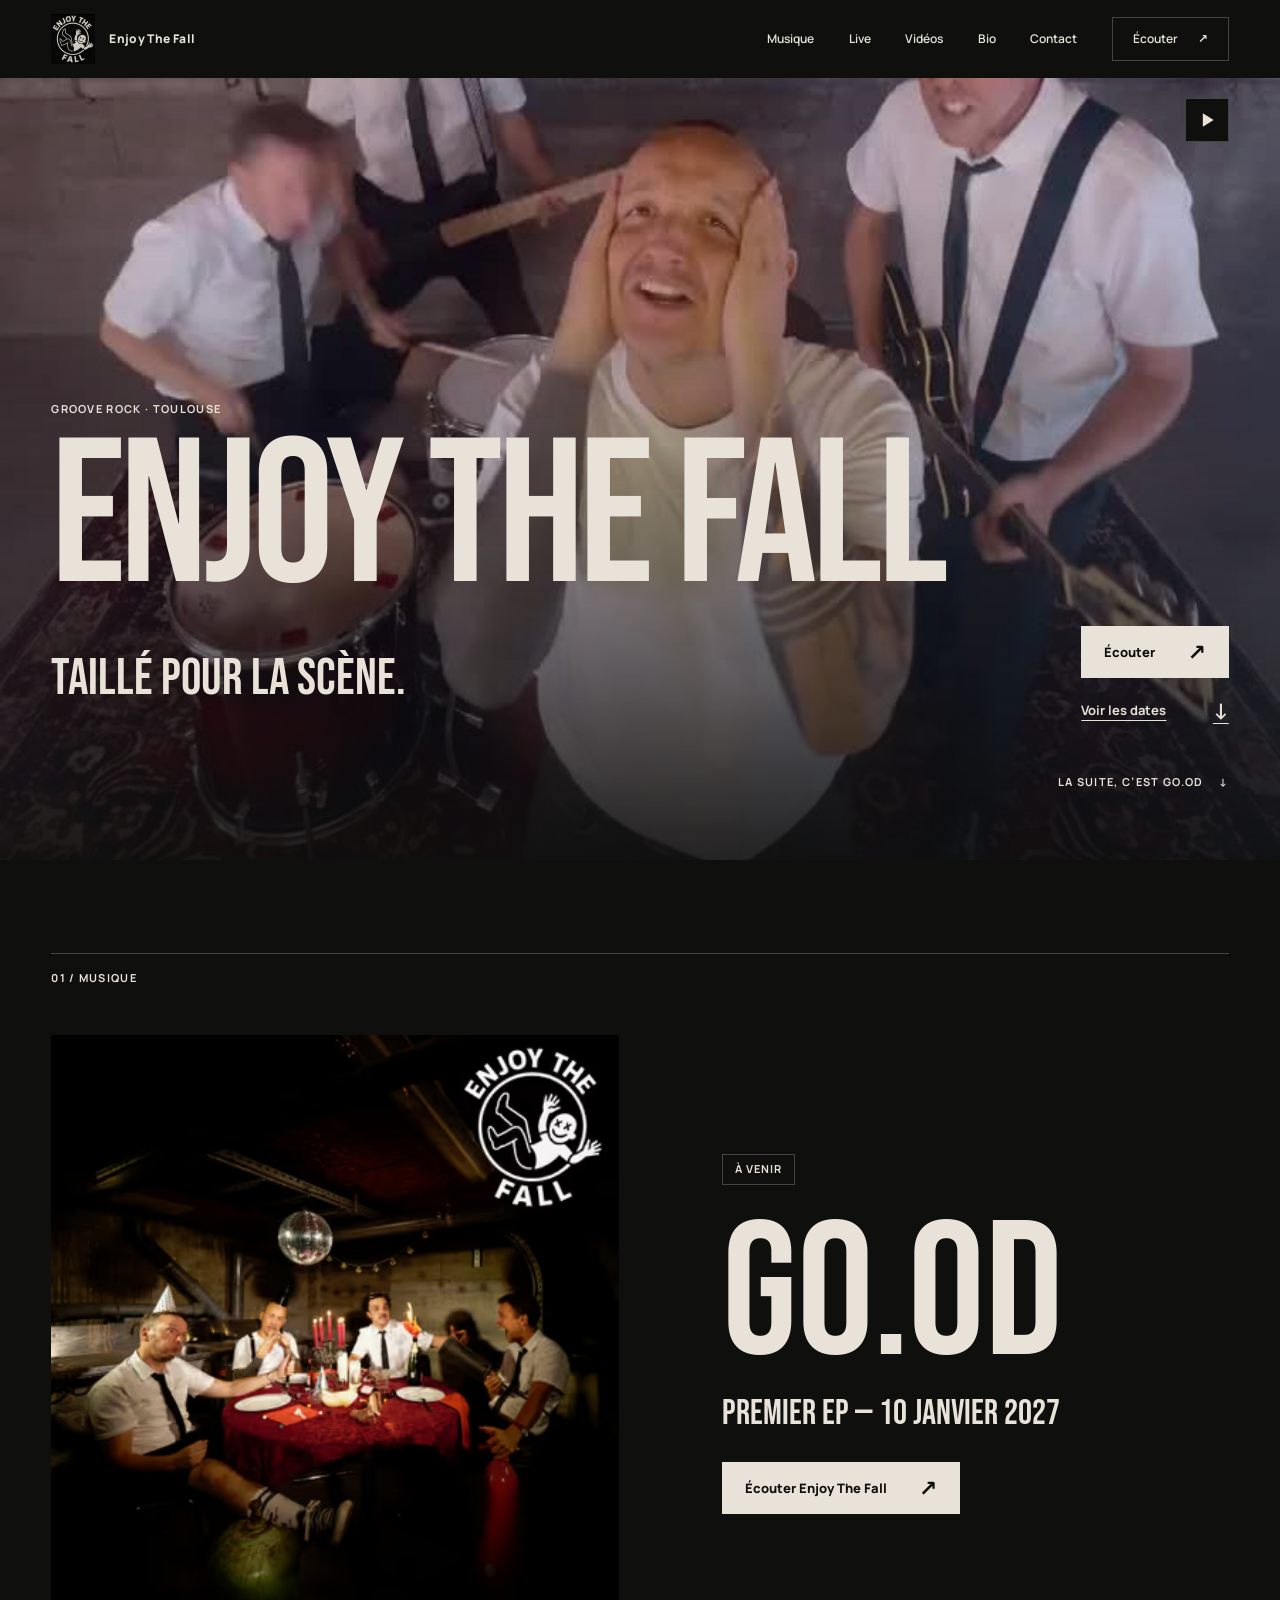
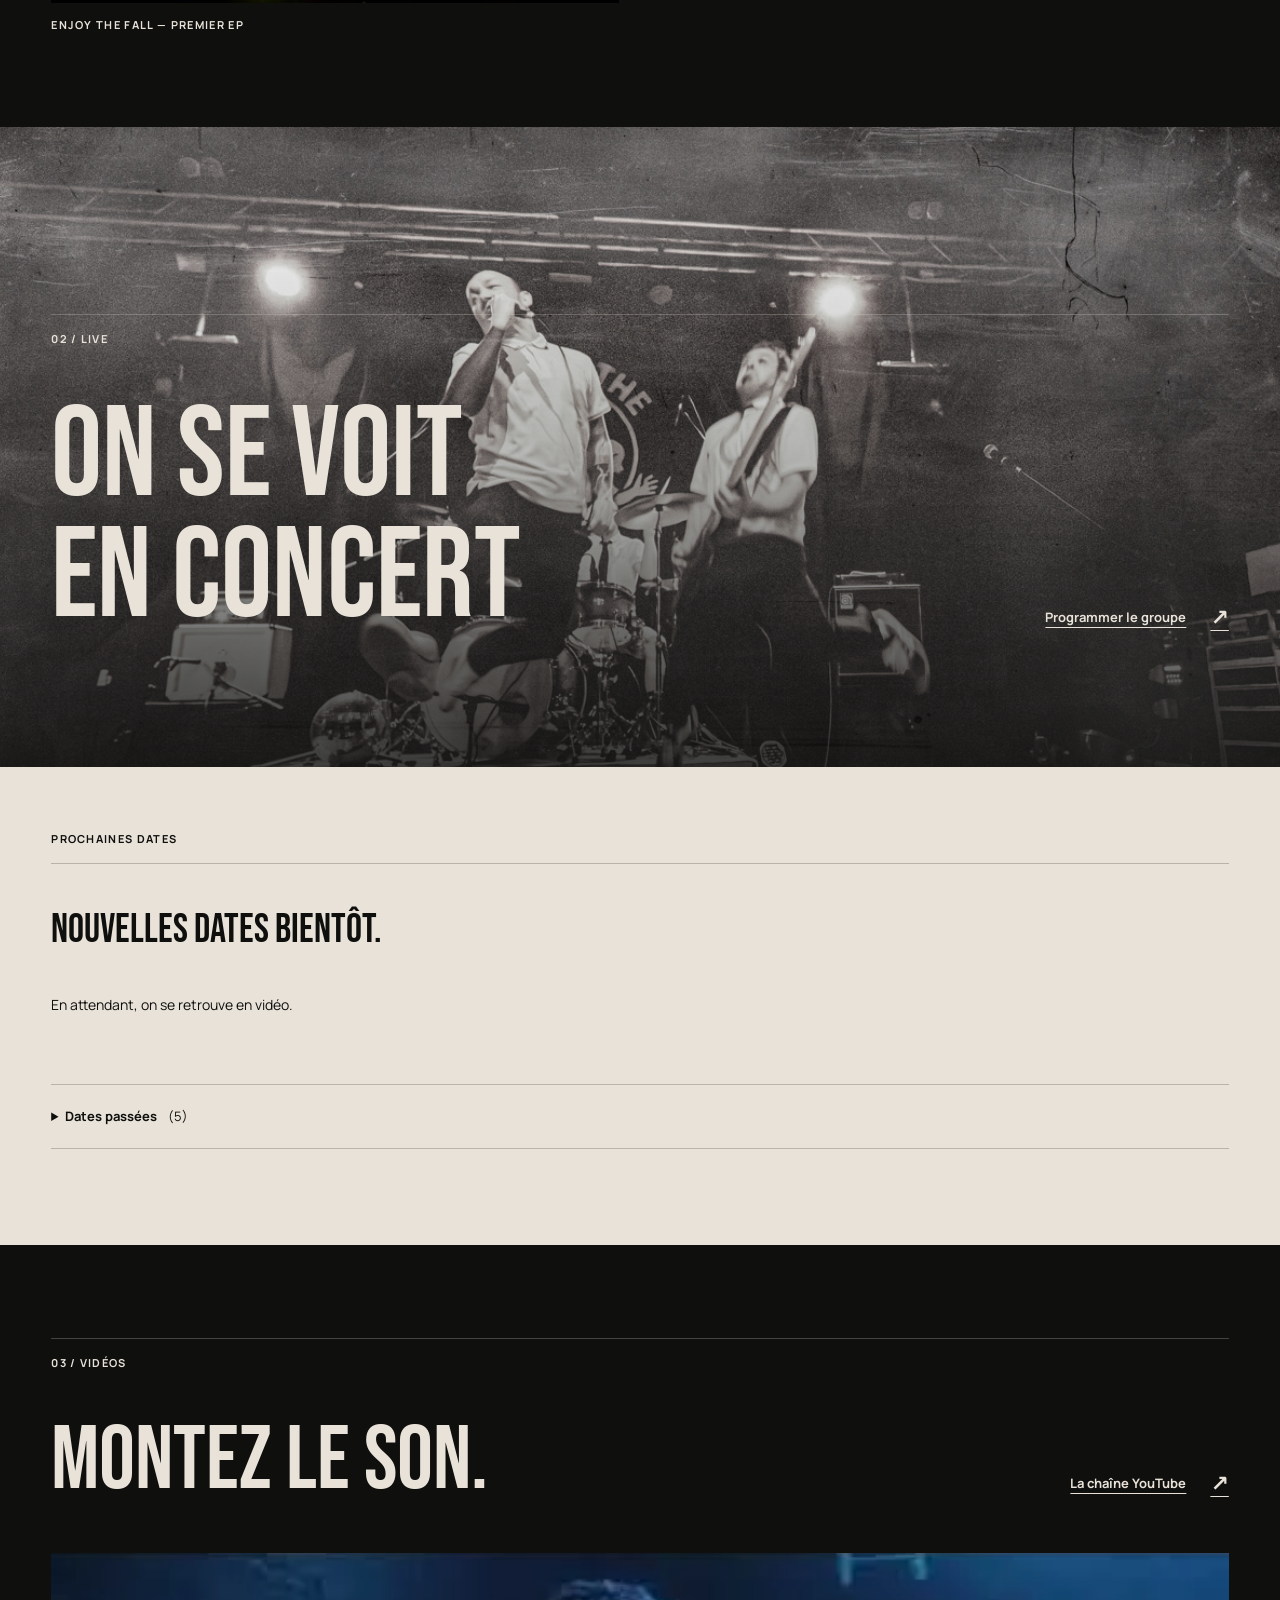
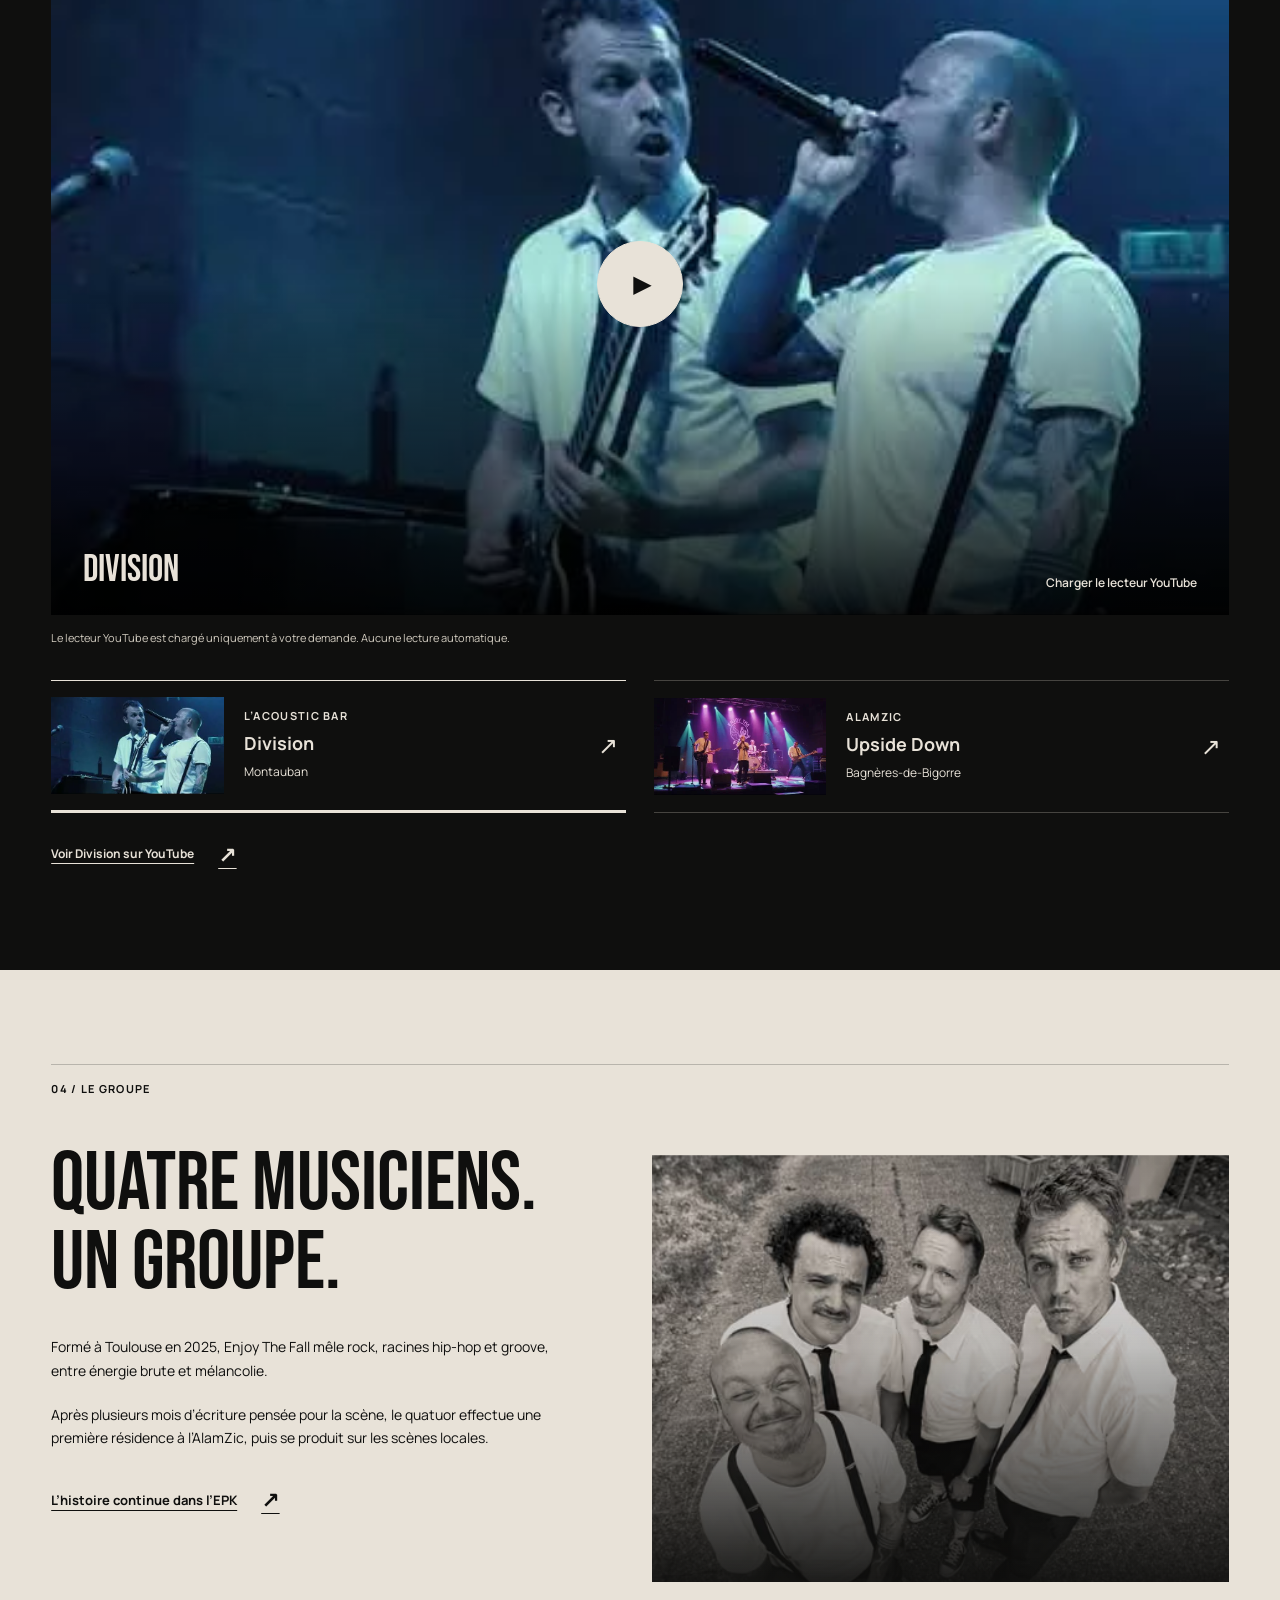
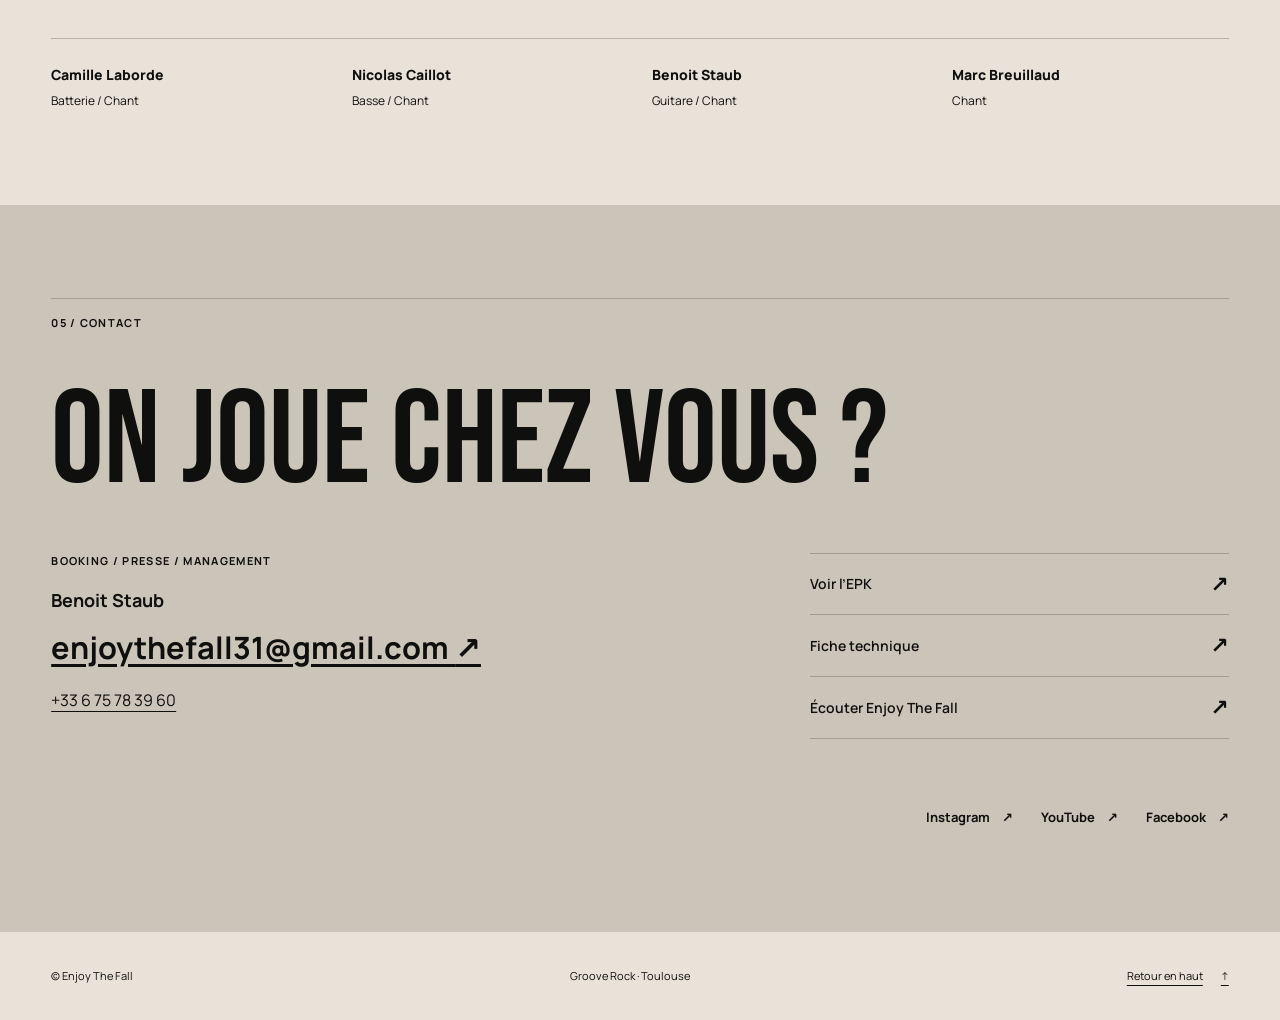
<file: index.html>
<!DOCTYPE html>
<html lang="fr">
<head>
  <meta charset="utf-8">
  <meta name="viewport" content="width=device-width, initial-scale=1">
  <title>Enjoy The Fall — Groupe groove rock à Toulouse | Site officiel</title>
  <meta name="description" content="Site officiel d’Enjoy The Fall, groupe de groove rock à Toulouse. Concerts, vidéos live et GO.OD, premier EP prévu le 10 janvier 2027.">
  <meta name="robots" content="index, follow, max-image-preview:large">
  <!-- URL de publication configurable avec tools/configure-domain.mjs. -->
  <link rel="canonical" href="https://enjoythefall.fr/">
  <meta property="og:type" content="website">
  <meta property="og:locale" content="fr_FR">
  <meta property="og:site_name" content="Enjoy The Fall">
  <meta property="og:title" content="Enjoy The Fall — Groupe groove rock à Toulouse | Site officiel">
  <meta property="og:description" content="Site officiel d’Enjoy The Fall, groupe de groove rock à Toulouse. Concerts, vidéos live et GO.OD, premier EP prévu le 10 janvier 2027.">
  <meta property="og:url" content="https://enjoythefall.fr/">
  <meta property="og:image" content="https://enjoythefall.fr/assets/images/social.jpg">
  <meta property="og:image:width" content="1200">
  <meta property="og:image:height" content="630">
  <meta property="og:image:alt" content="Les quatre membres d’Enjoy The Fall, photographiés en plongée.">
  <meta name="twitter:card" content="summary_large_image">
  <meta name="twitter:title" content="Enjoy The Fall — Groupe groove rock à Toulouse | Site officiel">
  <meta name="twitter:description" content="Site officiel d’Enjoy The Fall, groupe de groove rock à Toulouse. Concerts, vidéos live et GO.OD, premier EP prévu le 10 janvier 2027.">
  <meta name="twitter:image" content="https://enjoythefall.fr/assets/images/social.jpg">
  <meta name="twitter:image:alt" content="Les quatre membres d’Enjoy The Fall, photographiés en plongée.">
  <meta name="theme-color" content="#0f0f0e">
  <link rel="icon" type="image/png" sizes="32x32" href="assets/icons/favicon-32.png">
  <link rel="icon" type="image/png" sizes="192x192" href="assets/icons/icon-192.png">
  <link rel="apple-touch-icon" href="assets/icons/apple-touch-icon.png">
  <link rel="manifest" href="site.webmanifest">
  <link rel="preload" href="assets/fonts/bebas-neue-latin.woff2" as="font" type="font/woff2" crossorigin>
  <script>document.documentElement.classList.add("js");</script>
  <link rel="stylesheet" href="styles.css">
  <script src="script.js" defer></script>
  <script type="application/ld+json">
  {
    "@context": "https://schema.org",
    "@graph": [
      {
        "@type": "WebSite",
        "@id": "https://enjoythefall.fr/#website",
        "url": "https://enjoythefall.fr/",
        "name": "Enjoy The Fall",
        "inLanguage": "fr-FR",
        "publisher": {
          "@id": "https://enjoythefall.fr/#groupe"
        }
      },
      {
        "@type": "WebPage",
        "@id": "https://enjoythefall.fr/#webpage",
        "url": "https://enjoythefall.fr/",
        "name": "Enjoy The Fall — Groupe groove rock à Toulouse | Site officiel",
        "description": "Site officiel d’Enjoy The Fall, groupe de groove rock à Toulouse. Concerts, vidéos live et GO.OD, premier EP prévu le 10 janvier 2027.",
        "inLanguage": "fr-FR",
        "isPartOf": {
          "@id": "https://enjoythefall.fr/#website"
        },
        "mainEntity": {
          "@id": "https://enjoythefall.fr/#groupe"
        },
        "primaryImageOfPage": {
          "@id": "https://enjoythefall.fr/#image"
        }
      },
      {
        "@type": "MusicGroup",
        "@id": "https://enjoythefall.fr/#groupe",
        "name": "Enjoy The Fall",
        "url": "https://enjoythefall.fr/",
        "description": "Quatuor toulousain formé en 2025, entre groove rock, racines hip-hop, énergie brute et mélancolie.",
        "foundingDate": "2025",
        "foundingLocation": {
          "@type": "Place",
          "name": "Toulouse, France"
        },
        "genre": [
          "Rock",
          "Groove Rock"
        ],
        "image": "https://enjoythefall.fr/assets/images/social.jpg",
        "logo": "https://enjoythefall.fr/assets/icons/icon-512.png",
        "member": [
          {
            "@type": "Person",
            "name": "Camille Laborde",
            "jobTitle": "Batterie / Chant"
          },
          {
            "@type": "Person",
            "name": "Nicolas Caillot",
            "jobTitle": "Basse / Chant"
          },
          {
            "@type": "Person",
            "name": "Benoit Staub",
            "jobTitle": "Guitare / Chant"
          },
          {
            "@type": "Person",
            "name": "Marc Breuillaud",
            "jobTitle": "Chant"
          }
        ],
        "sameAs": [
          "https://www.facebook.com/profile.php?id=61582403791190",
          "https://www.instagram.com/enjoy_the_fall_/",
          "https://www.youtube.com/@EnjoyTheFall.31"
        ],
        "contactPoint": {
          "@type": "ContactPoint",
          "contactType": "Booking / Presse / Management",
          "email": "enjoythefall31@gmail.com",
          "telephone": "+33675783960"
        },
        "mainEntityOfPage": {
          "@id": "https://enjoythefall.fr/#webpage"
        }
      },
      {
        "@type": "ImageObject",
        "@id": "https://enjoythefall.fr/#image",
        "url": "https://enjoythefall.fr/assets/images/social.jpg",
        "contentUrl": "https://enjoythefall.fr/assets/images/social.jpg",
        "width": 1200,
        "height": 630,
        "caption": "Les quatre membres d’Enjoy The Fall, photographiés en plongée."
      }
    ]
  }
  </script>
</head>
<body>
  <a class="skip-link" href="#contenu">Aller au contenu</a>
  <header class="site-header">
    <a class="brand" href="#accueil" aria-label="Enjoy The Fall — accueil">
      <img src="assets/images/logo.webp" alt="" width="44" height="50">
      <span>Enjoy The Fall</span>
    </a>
    <button class="menu-toggle" type="button" aria-expanded="false" aria-controls="navigation" hidden>Menu <span aria-hidden="true">+</span></button>
    <nav id="navigation" aria-label="Navigation principale">
      <a href="#musique">Musique</a>
      <a href="#live">Live</a>
      <a href="#videos">Vidéos</a>
      <a href="#bio">Bio</a>
      <a href="#contact">Contact</a>
      <a class="nav-cta" href="https://push.fm/ps/good">Écouter <span aria-hidden="true">↗</span></a>
    </nav>
  </header>

  <main id="contenu" tabindex="-1">
    <section class="hero wrap photo-scene" data-parallax="0.5" id="accueil" aria-labelledby="hero-title">
      <div class="scene-image hero-media" aria-hidden="true">
        <picture class="hero-poster">
          <source media="(max-width: 599px)" srcset="assets/images/hero-video-mobile.jpg">
          <img src="assets/images/hero-video-desktop.jpg" width="1280" height="720" alt="" fetchpriority="high">
        </picture>
        <video id="hero-video" muted loop playsinline preload="none" disablepictureinpicture tabindex="-1"
          poster="assets/images/hero-video-desktop.jpg"
          data-desktop="assets/videos/hero-loop-desktop.mp4" data-mobile="assets/videos/hero-loop-mobile.mp4"></video>
      </div>
      <button class="hero-video-toggle" type="button" aria-controls="hero-video" aria-label="Mettre le fond vidéo en pause" title="Mettre le fond vidéo en pause" hidden>
        <svg class="video-icon-pause" viewBox="0 0 24 24" width="20" height="20" aria-hidden="true" focusable="false"><path d="M6 4h4v16H6zM14 4h4v16h-4z" fill="currentColor"/></svg>
        <svg class="video-icon-play" viewBox="0 0 24 24" width="20" height="20" aria-hidden="true" focusable="false"><path d="M7 4v16l13-8z" fill="currentColor"/></svg>
      </button>
      <div class="eyebrow hero-kicker"><span>Groove Rock · Toulouse</span><span aria-hidden="true"></span></div>
      <h1 id="hero-title">Enjoy The Fall</h1>
      <div class="hero-grid">

        <div class="hero-note">
          <p class="display hero-statement">Taillé pour la scène.</p>
          <div class="hero-actions">
            <a class="button button-light" href="https://push.fm/ps/good">Écouter <span aria-hidden="true">↗</span></a>
            <a class="text-link" href="#live">Voir les dates <span aria-hidden="true">↓</span></a>
          </div>
        </div>
      </div>
      <div class="hero-caption eyebrow"><a href="#musique">La suite, c’est GO.OD <span aria-hidden="true">↓</span></a></div>
    </section>

    <section class="release dark section" id="musique" aria-labelledby="release-title">
      <div class="wrap">
        <div class="section-top"><span class="eyebrow">01 / Musique</span><span class="eyebrow" aria-hidden="true"></span></div>
        <div class="release-grid">
          <figure class="release-art">
            <picture>
              <source type="image/avif" srcset="assets/images/good-400.avif 400w, assets/images/good-640.avif 640w, assets/images/good-960.avif 960w, assets/images/good-1280.avif 1280w" sizes="(min-width: 1600px) 710px, (min-width: 600px) 45vw, (min-width: 500px) 92vw, calc(100vw - 40px)">
              <img src="assets/images/good-1280.webp" srcset="assets/images/good-400.webp 400w, assets/images/good-640.webp 640w, assets/images/good-960.webp 960w, assets/images/good-1280.webp 1280w" sizes="(min-width: 1600px) 710px, (min-width: 600px) 45vw, (min-width: 500px) 92vw, calc(100vw - 40px)" width="2048" height="2048" alt="Visuel de GO.OD : Enjoy The Fall autour d’une table de fête, sous une boule à facettes." loading="lazy" decoding="async">
            </picture>
            <figcaption class="eyebrow">Enjoy The Fall — Premier EP</figcaption>
          </figure>
          <div class="release-copy">
            <span class="tag">À venir</span>
            <h2 id="release-title">GO.OD</h2>
            <p class="release-date display">Premier EP — <time datetime="2027-01-10">10 janvier 2027</time></p>
            <a class="button button-light" href="https://push.fm/ps/good">Écouter Enjoy The Fall <span aria-hidden="true">↗</span></a>
          </div>
        </div>
      </div>
    </section>

    <section class="live" id="live" aria-labelledby="live-title">
      <div class="live-scene photo-scene" data-parallax="0.5">
        <picture class="scene-image"><img src="assets/images/live-1500.jpg" width="1500" height="1000" alt="" loading="lazy"></picture>
        <div class="wrap live-heading">
      <div class="section-top"><span class="eyebrow">02 / Live</span><span class="eyebrow" aria-hidden="true"></span></div>
      <div class="section-heading">
        <h2 id="live-title">On se voit<br>en concert</h2>
        <a class="text-link" href="#contact">Programmer le groupe <span aria-hidden="true">↗</span></a>
      </div>
        </div>
      </div>
      <div class="agenda-panel"><div class="wrap">
      <div id="live-dynamic" hidden>
        <h3 class="eyebrow agenda-title">Prochaines dates</h3>
        <ul id="upcoming-shows" class="show-list"></ul>
        <p id="no-shows" class="empty-state" hidden>Nouvelles dates bientôt.<br><span>En attendant, on se retrouve en vidéo.</span></p>
        <details class="past-shows">
          <summary>Dates passées <span id="past-count"></span></summary>
          <ul id="past-shows" class="show-list"></ul>
        </details>
      </div>
      <div id="live-static">
        <h3 class="eyebrow agenda-title">L’agenda — repères 2025 / 2026</h3>
        <ul class="show-list">
          <li><time datetime="2026-10-03">03 octobre 2026</time><div><h3>Le Survolté Festival</h3></div><a class="show-note text-link" href="https://lesurvoltefestival.org/">Site du festival</a></li>
          <li><time datetime="2026-06-25">25 juin 2026</time><div><h3>Little O’Clock</h3><p>Toulouse</p></div></li>
          <li><time datetime="2026-05-07">07 mai 2026</time><div><h3>L’Engrenage</h3><p>Balma</p></div></li>
          <li><time datetime="2026-04-25">25 avril 2026</time><div><h3>L’Acoustic Bar</h3><p>Montauban</p></div></li>
          <li><time datetime="2025-11">Novembre 2025</time><div><h3>AlamZic</h3><p>Bagnères-de-Bigorre</p></div></li>
        </ul>
      </div>
      </div></div>
    </section>

    <section class="videos dark section" id="videos" aria-labelledby="videos-title">
      <div class="wrap">
        <div class="section-top"><span class="eyebrow">03 / Vidéos</span><span class="eyebrow" aria-hidden="true"></span></div>
        <div class="section-heading">
          <h2 id="videos-title">Montez le son.</h2>
          <a class="text-link" href="https://www.youtube.com/@EnjoyTheFall.31">La chaîne YouTube <span aria-hidden="true">↗</span></a>
        </div>
        <div class="video-player" id="video-player">
          <a class="video-facade" id="video-load" href="https://youtu.be/vGwLCD93alA">
            <img src="assets/images/video-acoustic.webp" width="480" height="360" alt="" loading="lazy">
            <span class="play-icon" aria-hidden="true">▶</span>
            <span class="facade-caption">Division <span>Voir sur YouTube</span></span>
          </a>
        </div>
        <p class="video-privacy" id="video-help">Le lecteur YouTube est chargé uniquement à votre demande. Aucune lecture automatique.</p>
        <p class="visually-hidden" id="video-status" role="status"></p>
        <div class="video-options" role="group" aria-label="Choisir une vidéo">
          <a class="video-option" href="https://youtu.be/vGwLCD93alA" data-video-id="vGwLCD93alA" data-title="Division" data-image="assets/images/video-acoustic.webp">
            <img src="assets/images/video-acoustic.webp" alt="" width="480" height="360" loading="lazy">
            <span><span class="eyebrow">L’Acoustic Bar</span><strong>Division</strong><span>Montauban</span></span><span class="option-arrow" aria-hidden="true">↗</span>
          </a>
          <a class="video-option" href="https://youtu.be/pKaZUr1MH4o" data-video-id="pKaZUr1MH4o" data-title="Upside Down" data-image="assets/images/video-alamzic.webp">
            <img src="assets/images/video-alamzic.webp" alt="" width="480" height="360" loading="lazy">
            <span><span class="eyebrow">AlamZic</span><strong>Upside Down</strong><span>Bagnères-de-Bigorre</span></span><span class="option-arrow" aria-hidden="true">↗</span>
          </a>
        </div>
        <a class="text-link video-external" id="video-external" href="https://youtu.be/vGwLCD93alA">Voir Division sur YouTube <span aria-hidden="true">↗</span></a>
      </div>
    </section>

    <section class="bio section wrap" id="bio" aria-labelledby="bio-title">
      <div class="section-top"><span class="eyebrow">04 / Le groupe</span><span class="eyebrow" aria-hidden="true"></span></div>
      <div class="bio-grid">
        <div class="bio-copy">
          <h2 id="bio-title">Quatre Musiciens.<br>Un groupe.</h2>
          <p>Formé à Toulouse en 2025, Enjoy The Fall mêle rock, racines hip-hop et groove, entre énergie brute et mélancolie.</p>
          <p>Après plusieurs mois d’écriture pensée pour la scène, le quatuor effectue une première résidence à l’AlamZic, puis se produit sur les scènes locales.</p>
          <a class="text-link" href="https://www.canva.com/design/DAHS1Ci-k8A/EWjfq9eXTHCa2ak3pogOVA/view">L’histoire continue dans l’EPK <span aria-hidden="true">↗</span></a>
        </div>
        <figure class="bio-photo photo-scene" data-parallax="0.6">
        <picture class="scene-image">
          <source type="image/avif" srcset="assets/images/hero-400.avif 400w, assets/images/hero-640.avif 640w, assets/images/hero-960.avif 960w, assets/images/hero-1280.avif 1280w, assets/images/hero-1920.avif 1920w" sizes="(min-width: 900px) 46vw, 100vw">
          <img src="assets/images/hero-1280.webp" srcset="assets/images/hero-400.webp 400w, assets/images/hero-640.webp 640w, assets/images/hero-960.webp 960w, assets/images/hero-1280.webp 1280w, assets/images/hero-1920.webp 1920w" sizes="(min-width: 900px) 46vw, 100vw" width="2048" height="1365" alt="Enjoy The Fall : les quatre musiciens en chemises blanches, regards tournés vers l’objectif." loading="lazy" decoding="async">
        </picture>
        </figure>
      </div>
      <dl class="members">
        <div><dt>Camille Laborde</dt><dd>Batterie / Chant</dd></div>
        <div><dt>Nicolas Caillot</dt><dd>Basse / Chant</dd></div>
        <div><dt>Benoit Staub</dt><dd>Guitare / Chant</dd></div>
        <div><dt>Marc Breuillaud</dt><dd>Chant</dd></div>
      </dl>
    </section>

    <section class="contact section" id="contact" aria-labelledby="contact-title">
      <div class="wrap">
        <div class="section-top"><span class="eyebrow">05 / Contact</span><span class="eyebrow" aria-hidden="true"></span></div>
        <h2 id="contact-title">On joue chez vous ?</h2>
        <div class="contact-grid">
          <div>
            <p class="eyebrow">Booking / Presse / Management</p>
            <p class="contact-name">Benoit Staub</p>
            <a class="contact-email" href="mailto:enjoythefall31@gmail.com">enjoythefall31@gmail.com <span aria-hidden="true">↗</span></a>
            <a class="contact-phone" href="tel:+33675783960">+33&nbsp;6&nbsp;75&nbsp;78&nbsp;39&nbsp;60</a>
          </div>
          <div class="resources">
            <a href="https://www.canva.com/design/DAHS1Ci-k8A/EWjfq9eXTHCa2ak3pogOVA/view">Voir l’EPK <span aria-hidden="true">↗</span></a>
            <a href="https://drive.google.com/file/d/1iUn2sh9PlJyh_9b2dCdLDOD0JUlmlmHV/view?usp=drive_link">Fiche technique <span aria-hidden="true">↗</span></a>
            <a href="https://push.fm/ps/good">Écouter Enjoy The Fall <span aria-hidden="true">↗</span></a>
          </div>
        </div>
        <div class="contact-bottom">
          <p class="eyebrow" aria-hidden="true"></p>
          <div class="socials">
            <a href="https://www.instagram.com/enjoy_the_fall_/">Instagram <span aria-hidden="true">↗</span></a>
            <a href="https://www.youtube.com/@EnjoyTheFall.31">YouTube <span aria-hidden="true">↗</span></a>
            <a href="https://www.facebook.com/profile.php?id=61582403791190">Facebook <span aria-hidden="true">↗</span></a>
          </div>
        </div>
      </div>
    </section>
  </main>
  <footer class="site-footer wrap"><span>© Enjoy The Fall</span><span>Groove Rock · Toulouse</span><a href="#accueil">Retour en haut <span aria-hidden="true">↑</span></a></footer>
</body>
</html>
</file>
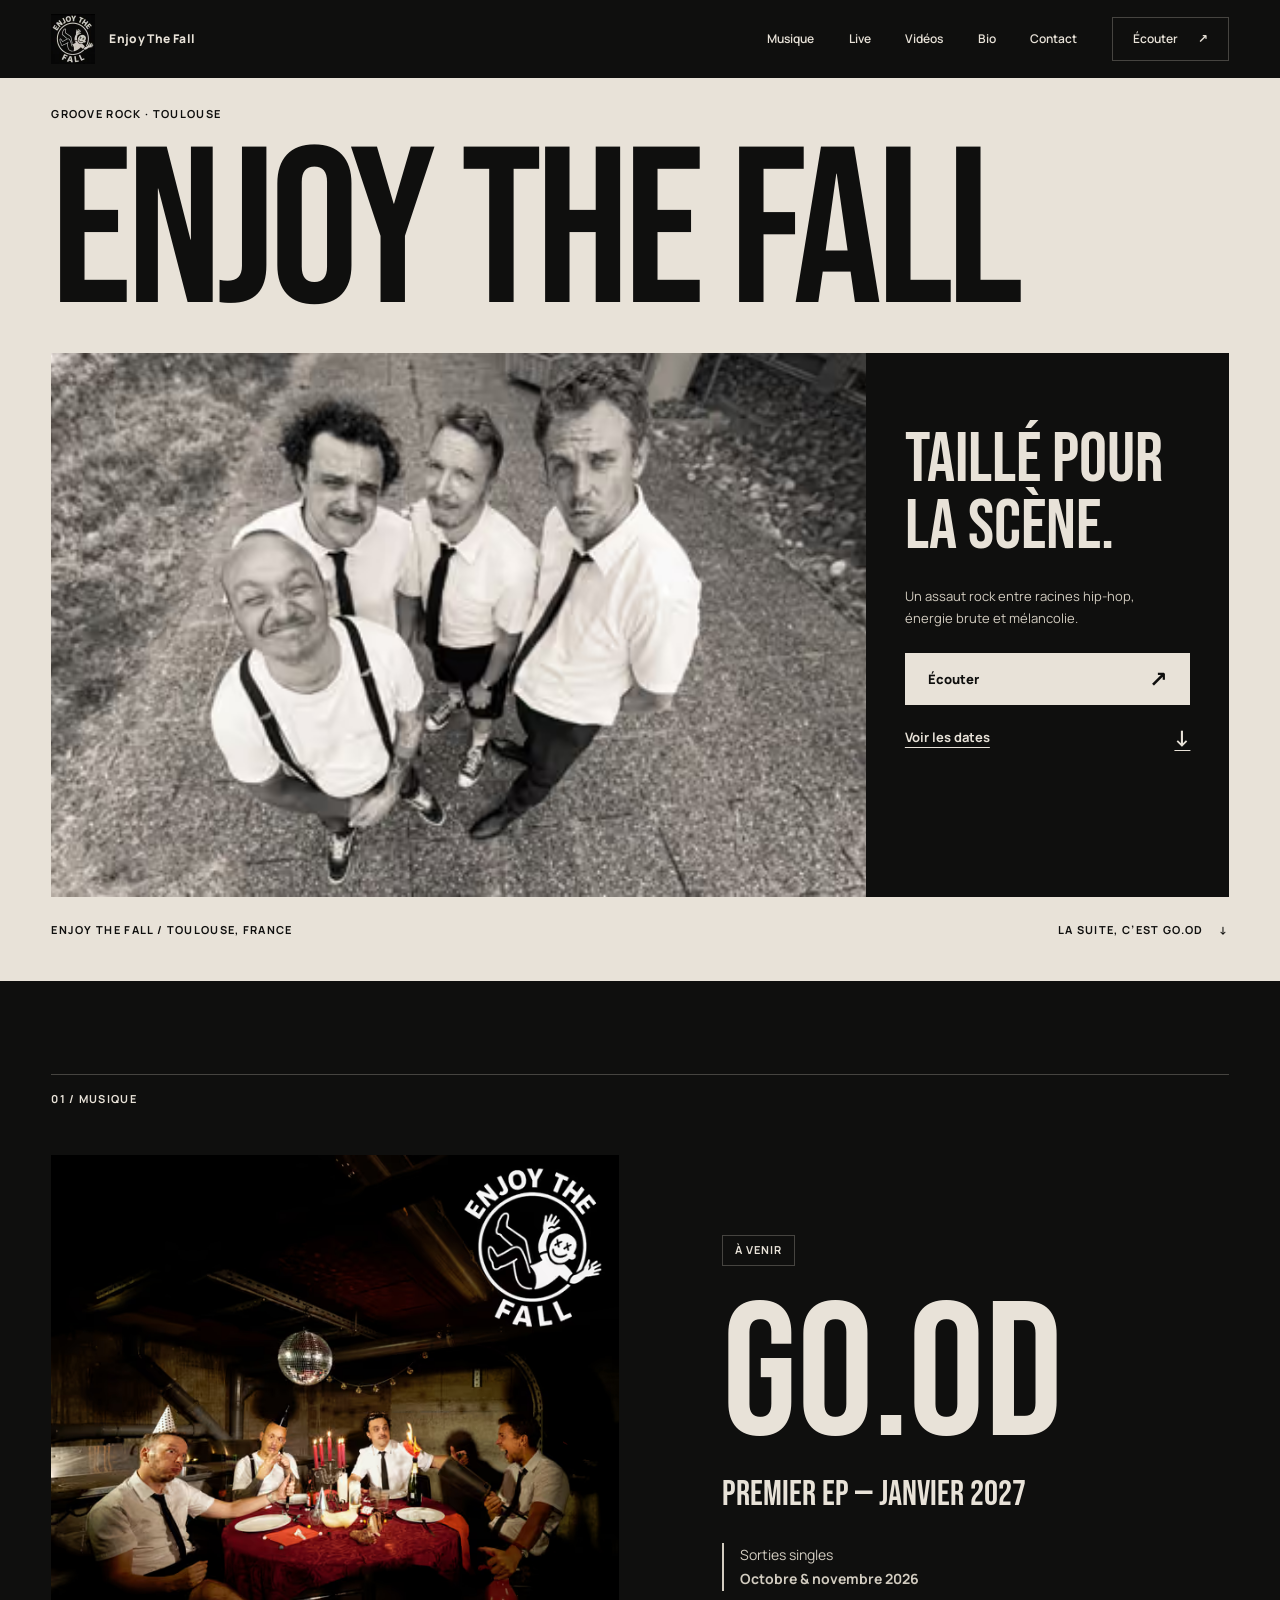
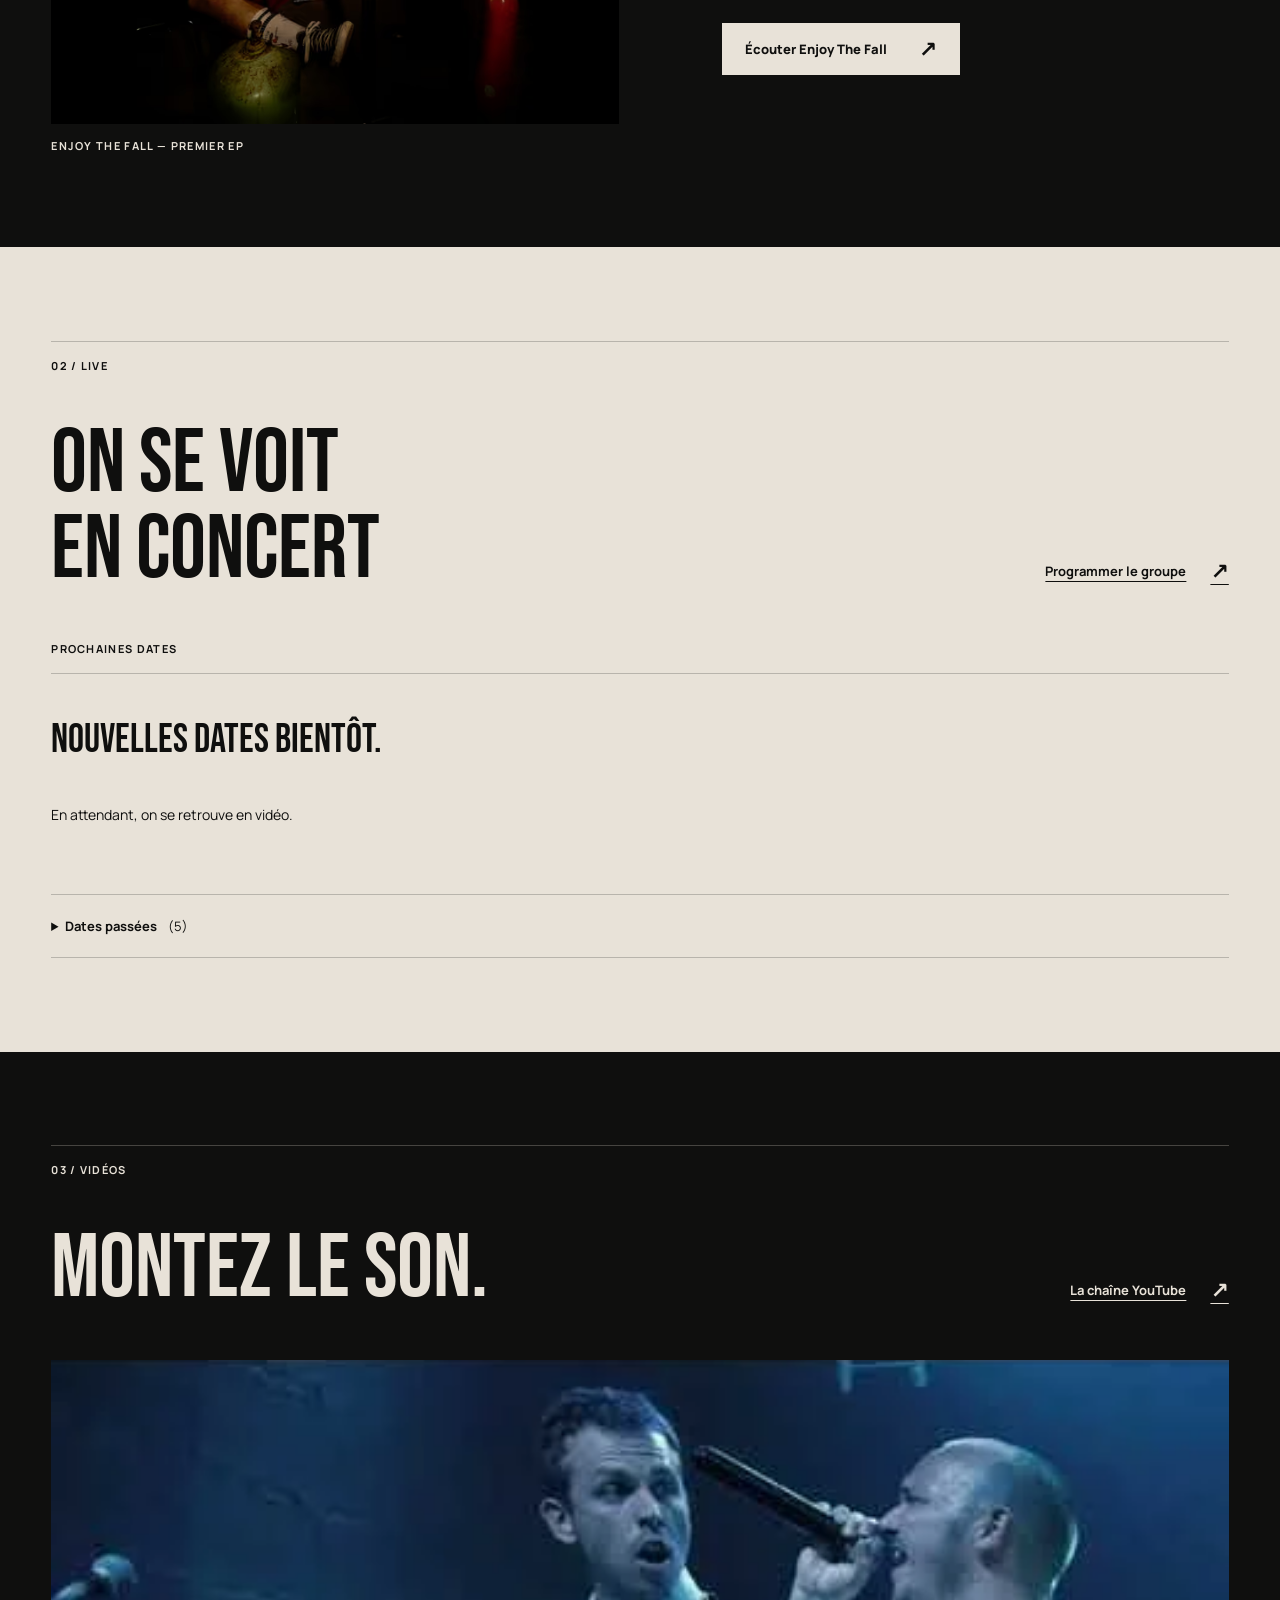
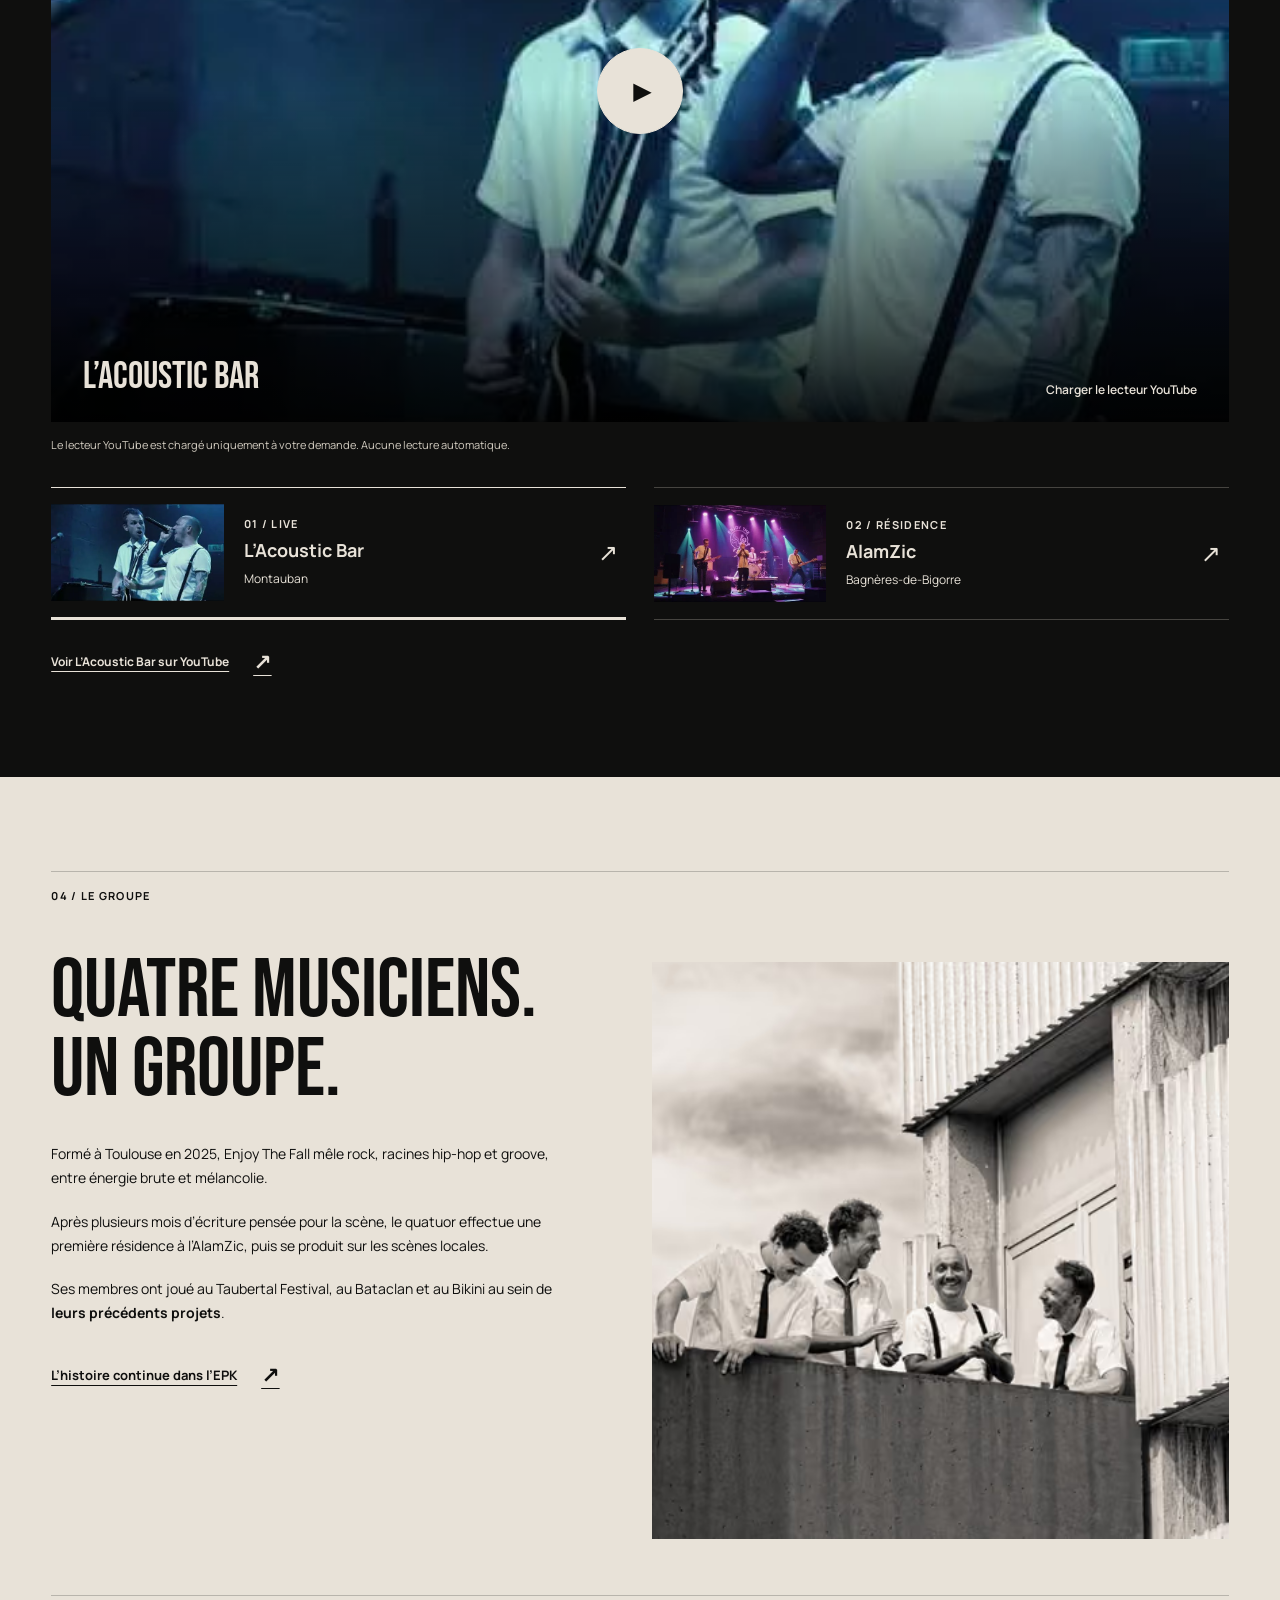
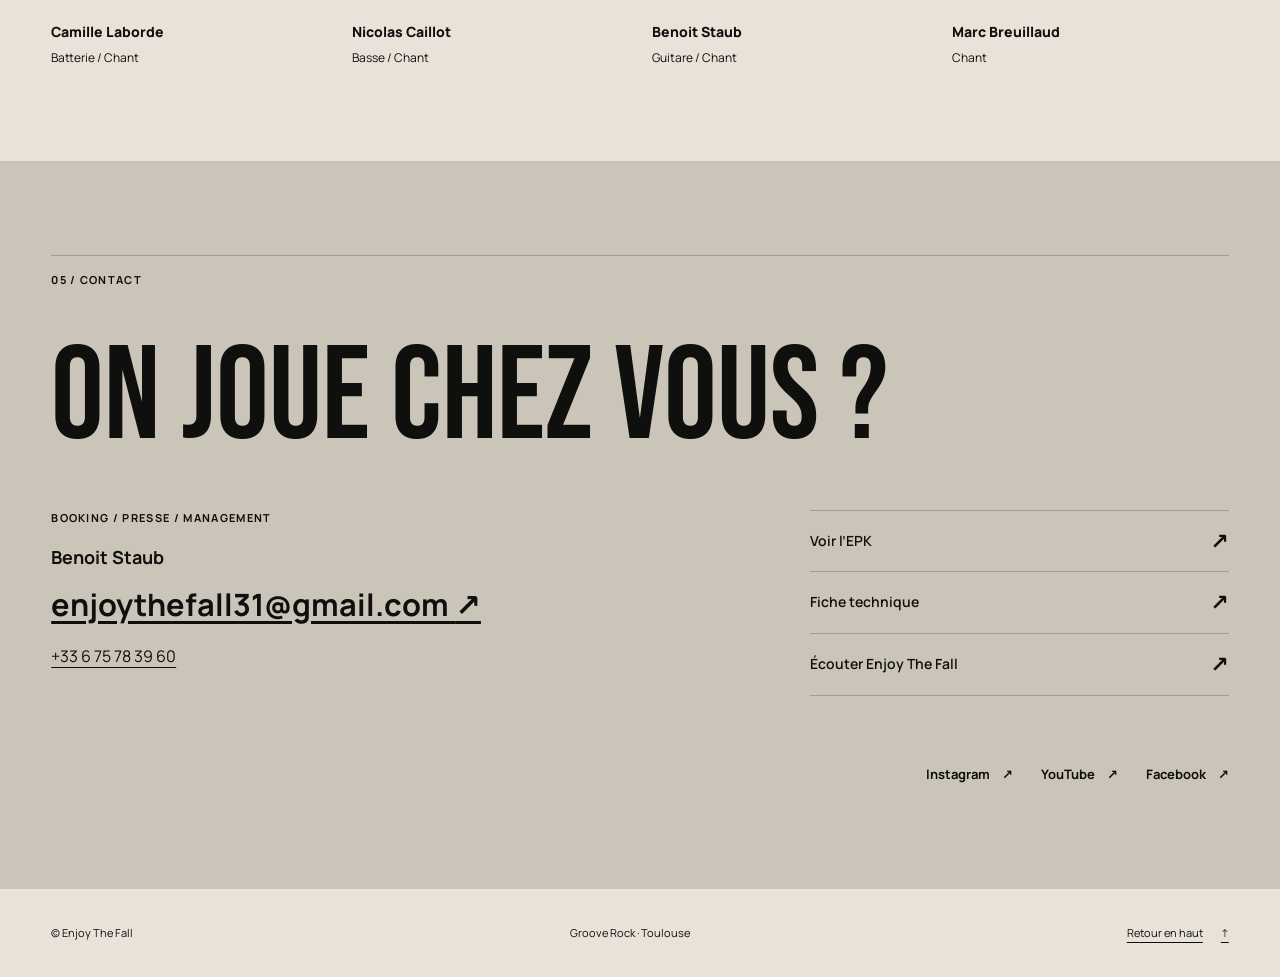
<file: site/index.html>
<!DOCTYPE html>
<html lang="fr">
<head>
  <meta charset="utf-8">
  <meta name="viewport" content="width=device-width, initial-scale=1">
  <title>Enjoy The Fall — Groupe Groove Rock à Toulouse | GO.OD</title>
  <meta name="description" content="Enjoy The Fall, quatuor groove rock de Toulouse aux racines hip-hop. Découvrez le live, les vidéos et GO.OD, premier EP prévu en janvier 2027.">
  <meta name="robots" content="index, follow">
  <!-- Domaine réservé : remplacer avec tools/configure-domain.mjs avant publication. -->
  <link rel="canonical" href="https://enjoy-the-fall.example/">
  <meta property="og:type" content="website">
  <meta property="og:locale" content="fr_FR">
  <meta property="og:site_name" content="Enjoy The Fall">
  <meta property="og:title" content="Enjoy The Fall — Groove Rock · Toulouse">
  <meta property="og:description" content="Du groove, de l’énergie brute, des racines hip-hop. Live, vidéos et GO.OD, premier EP prévu en janvier 2027.">
  <meta property="og:url" content="https://enjoy-the-fall.example/">
  <meta property="og:image" content="https://enjoy-the-fall.example/assets/images/social.jpg">
  <meta property="og:image:width" content="1200">
  <meta property="og:image:height" content="630">
  <meta property="og:image:alt" content="Les quatre membres d’Enjoy The Fall, photographiés en plongée.">
  <meta name="twitter:card" content="summary_large_image">
  <meta name="twitter:title" content="Enjoy The Fall — Groove Rock · Toulouse">
  <meta name="twitter:description" content="Un assaut rock aux racines hip-hop. Découvrez le groupe, les dates et le premier EP GO.OD, prévu en janvier 2027.">
  <meta name="twitter:image" content="https://enjoy-the-fall.example/assets/images/social.jpg">
  <meta name="twitter:image:alt" content="Les quatre membres d’Enjoy The Fall, photographiés en plongée.">
  <meta name="theme-color" content="#0f0f0e">
  <link rel="icon" type="image/png" sizes="32x32" href="assets/icons/favicon-32.png">
  <link rel="apple-touch-icon" href="assets/icons/apple-touch-icon.png">
  <link rel="manifest" href="site.webmanifest">
  <link rel="preload" href="assets/fonts/bebas-neue-latin.woff2" as="font" type="font/woff2" crossorigin>
  <script>document.documentElement.classList.add("js");</script>
  <link rel="stylesheet" href="styles.css">
  <script src="script.js" defer></script>
  <script type="application/ld+json">
  {
    "@context": "https://schema.org",
    "@type": "MusicGroup",
    "@id": "https://enjoy-the-fall.example/#groupe",
    "name": "Enjoy The Fall",
    "url": "https://enjoy-the-fall.example/",
    "description": "Quatuor toulousain formé en 2025, entre groove rock, racines hip-hop, énergie brute et mélancolie.",
    "foundingDate": "2025",
    "foundingLocation": {"@type": "Place", "name": "Toulouse, France"},
    "genre": ["Rock", "Groove Rock"],
    "image": "https://enjoy-the-fall.example/assets/images/social.jpg",
    "logo": "https://enjoy-the-fall.example/assets/icons/icon-512.png",
    "member": [
      {"@type": "Person", "name": "Camille Laborde", "jobTitle": "Batterie / Chant"},
      {"@type": "Person", "name": "Nicolas Caillot", "jobTitle": "Basse / Chant"},
      {"@type": "Person", "name": "Benoit Staub", "jobTitle": "Guitare / Chant"},
      {"@type": "Person", "name": "Marc Breuillaud", "jobTitle": "Chant"}
    ],
    "sameAs": [
      "https://www.facebook.com/profile.php?id=61582403791190",
      "https://www.instagram.com/enjoy_the_fall_/",
      "https://www.youtube.com/@EnjoyTheFall.31"
    ],
    "contactPoint": {
      "@type": "ContactPoint",
      "contactType": "Booking / Presse / Management",
      "email": "enjoythefall31@gmail.com",
      "telephone": "+33675783960"
    }
  }
  </script>
</head>
<body>
  <a class="skip-link" href="#contenu">Aller au contenu</a>
  <header class="site-header">
    <a class="brand" href="#accueil" aria-label="Enjoy The Fall — accueil">
      <img src="assets/images/logo.webp" alt="" width="44" height="50">
      <span>Enjoy The Fall</span>
    </a>
    <button class="menu-toggle" type="button" aria-expanded="false" aria-controls="navigation" hidden>Menu <span aria-hidden="true">+</span></button>
    <nav id="navigation" aria-label="Navigation principale">
      <a href="#musique">Musique</a>
      <a href="#live">Live</a>
      <a href="#videos">Vidéos</a>
      <a href="#bio">Bio</a>
      <a href="#contact">Contact</a>
      <a class="nav-cta" href="https://push.fm/fl/enjoythefall">Écouter <span aria-hidden="true">↗</span></a>
    </nav>
  </header>

  <main id="contenu" tabindex="-1">
    <section class="hero wrap" id="accueil" aria-labelledby="hero-title">
      <div class="eyebrow hero-kicker"><span>Groove Rock · Toulouse</span><span aria-hidden="true"></span></div>
      <h1 id="hero-title">Enjoy The Fall</h1>
      <div class="hero-grid">
        <picture>
          <source type="image/avif" srcset="assets/images/hero-400.avif 400w, assets/images/hero-640.avif 640w, assets/images/hero-960.avif 960w, assets/images/hero-1280.avif 1280w, assets/images/hero-1920.avif 1920w" sizes="(min-width: 1600px) 1020px, (min-width: 900px) 64vw, (min-width: 500px) 92vw, calc(100vw - 40px)">
          <img class="hero-photo" src="assets/images/hero-1280.webp" srcset="assets/images/hero-400.webp 400w, assets/images/hero-640.webp 640w, assets/images/hero-960.webp 960w, assets/images/hero-1280.webp 1280w, assets/images/hero-1920.webp 1920w" sizes="(min-width: 1600px) 1020px, (min-width: 900px) 64vw, (min-width: 500px) 92vw, calc(100vw - 40px)" width="2048" height="1365" alt="Enjoy The Fall : les quatre musiciens en chemises blanches, regards tournés vers l’objectif." fetchpriority="high">
        </picture>
        <div class="hero-note">
          <p class="display hero-statement">Taillé pour la scène.</p>
          <p>Un assaut rock entre racines hip-hop, énergie brute et mélancolie.</p>
          <div class="hero-actions">
            <a class="button button-light" href="https://push.fm/fl/enjoythefall">Écouter <span aria-hidden="true">↗</span></a>
            <a class="text-link" href="#live">Voir les dates <span aria-hidden="true">↓</span></a>
          </div>
        </div>
      </div>
      <div class="hero-caption eyebrow"><span>Enjoy The Fall / Toulouse, France</span><a href="#musique">La suite, c’est GO.OD <span aria-hidden="true">↓</span></a></div>
    </section>

    <section class="release dark section" id="musique" aria-labelledby="release-title">
      <div class="wrap">
        <div class="section-top"><span class="eyebrow">01 / Musique</span><span class="eyebrow" aria-hidden="true"></span></div>
        <div class="release-grid">
          <figure class="release-art">
            <picture>
              <source type="image/avif" srcset="assets/images/good-400.avif 400w, assets/images/good-640.avif 640w, assets/images/good-960.avif 960w, assets/images/good-1280.avif 1280w" sizes="(min-width: 1600px) 710px, (min-width: 600px) 45vw, (min-width: 500px) 92vw, calc(100vw - 40px)">
              <img src="assets/images/good-1280.webp" srcset="assets/images/good-400.webp 400w, assets/images/good-640.webp 640w, assets/images/good-960.webp 960w, assets/images/good-1280.webp 1280w" sizes="(min-width: 1600px) 710px, (min-width: 600px) 45vw, (min-width: 500px) 92vw, calc(100vw - 40px)" width="2048" height="2048" alt="Visuel de GO.OD : Enjoy The Fall autour d’une table de fête, sous une boule à facettes." loading="lazy" decoding="async">
            </picture>
            <figcaption class="eyebrow">Enjoy The Fall — Premier EP</figcaption>
          </figure>
          <div class="release-copy">
            <span class="tag">À venir</span>
            <h2 id="release-title">GO.OD</h2>
            <p class="release-date display">Premier EP — Janvier 2027</p>
            <p class="release-singles">Sorties singles<br><strong>Octobre &amp; novembre 2026</strong></p>
            <a class="button button-light" href="https://push.fm/fl/enjoythefall">Écouter Enjoy The Fall <span aria-hidden="true">↗</span></a>
          </div>
        </div>
      </div>
    </section>

    <section class="live section wrap" id="live" aria-labelledby="live-title">
      <div class="section-top"><span class="eyebrow">02 / Live</span><span class="eyebrow" aria-hidden="true"></span></div>
      <div class="section-heading">
        <h2 id="live-title">On se voit<br>en concert</h2>
        <a class="text-link" href="#contact">Programmer le groupe <span aria-hidden="true">↗</span></a>
      </div>
      <div id="live-dynamic" hidden>
        <h3 class="eyebrow agenda-title">Prochaines dates</h3>
        <ul id="upcoming-shows" class="show-list"></ul>
        <p id="no-shows" class="empty-state" hidden>Nouvelles dates bientôt.<br><span>En attendant, on se retrouve en vidéo.</span></p>
        <details class="past-shows">
          <summary>Dates passées <span id="past-count"></span></summary>
          <ul id="past-shows" class="show-list"></ul>
        </details>
      </div>
      <div id="live-static">
        <h3 class="eyebrow agenda-title">L’agenda — repères 2025 / 2026</h3>
        <ul class="show-list">
          <li><time datetime="2026-10-03">03 octobre 2026</time><div><h3>Le Survolté Festival</h3></div><a class="show-note text-link" href="https://lesurvoltefestival.org/">Site du festival</a></li>
          <li><time datetime="2026-06-25">25 juin 2026</time><div><h3>Little O’Clock</h3><p>Toulouse</p></div></li>
          <li><time datetime="2026-05-07">07 mai 2026</time><div><h3>L’Engrenage</h3><p>Balma</p></div></li>
          <li><time datetime="2026-04-25">25 avril 2026</time><div><h3>L’Acoustic Bar</h3><p>Montauban</p></div></li>
          <li><time datetime="2025-11">Novembre 2025</time><div><h3>AlamZic</h3><p>Bagnères-de-Bigorre</p></div></li>
        </ul>
      </div>
    </section>

    <section class="videos dark section" id="videos" aria-labelledby="videos-title">
      <div class="wrap">
        <div class="section-top"><span class="eyebrow">03 / Vidéos</span><span class="eyebrow" aria-hidden="true"></span></div>
        <div class="section-heading">
          <h2 id="videos-title">Montez le son.</h2>
          <a class="text-link" href="https://www.youtube.com/@EnjoyTheFall.31">La chaîne YouTube <span aria-hidden="true">↗</span></a>
        </div>
        <div class="video-player" id="video-player">
          <a class="video-facade" id="video-load" href="https://youtu.be/vGwLCD93alA">
            <img src="assets/images/video-acoustic.webp" width="480" height="360" alt="" loading="lazy">
            <span class="play-icon" aria-hidden="true">▶</span>
            <span class="facade-caption">L’Acoustic Bar <span>Voir sur YouTube</span></span>
          </a>
        </div>
        <p class="video-privacy" id="video-help">Le lecteur YouTube est chargé uniquement à votre demande. Aucune lecture automatique.</p>
        <p class="visually-hidden" id="video-status" role="status"></p>
        <div class="video-options" role="group" aria-label="Choisir une vidéo">
          <a class="video-option" href="https://youtu.be/vGwLCD93alA" data-video-id="vGwLCD93alA" data-title="L’Acoustic Bar" data-image="assets/images/video-acoustic.webp">
            <img src="assets/images/video-acoustic.webp" alt="" width="480" height="360" loading="lazy">
            <span><span class="eyebrow">01 / Live</span><strong>L’Acoustic Bar</strong><span>Montauban</span></span><span class="option-arrow" aria-hidden="true">↗</span>
          </a>
          <a class="video-option" href="https://youtu.be/pKaZUr1MH4o" data-video-id="pKaZUr1MH4o" data-title="AlamZic" data-image="assets/images/video-alamzic.webp">
            <img src="assets/images/video-alamzic.webp" alt="" width="480" height="360" loading="lazy">
            <span><span class="eyebrow">02 / Résidence</span><strong>AlamZic</strong><span>Bagnères-de-Bigorre</span></span><span class="option-arrow" aria-hidden="true">↗</span>
          </a>
        </div>
        <a class="text-link video-external" id="video-external" href="https://youtu.be/vGwLCD93alA">Voir L’Acoustic Bar sur YouTube <span aria-hidden="true">↗</span></a>
      </div>
    </section>

    <section class="bio section wrap" id="bio" aria-labelledby="bio-title">
      <div class="section-top"><span class="eyebrow">04 / Le groupe</span><span class="eyebrow" aria-hidden="true"></span></div>
      <div class="bio-grid">
        <div class="bio-copy">
          <h2 id="bio-title">Quatre Musiciens.<br>Un groupe.</h2>
          <p>Formé à Toulouse en 2025, Enjoy The Fall mêle rock, racines hip-hop et groove, entre énergie brute et mélancolie.</p>
          <p>Après plusieurs mois d’écriture pensée pour la scène, le quatuor effectue une première résidence à l’AlamZic, puis se produit sur les scènes locales.</p>
          <p>Ses membres ont joué au Taubertal Festival, au Bataclan et au Bikini au sein de <strong>leurs précédents projets</strong>.</p>
          <a class="text-link" href="https://www.canva.com/design/DAHS1Ci-k8A/EWjfq9eXTHCa2ak3pogOVA/view">L’histoire continue dans l’EPK <span aria-hidden="true">↗</span></a>
        </div>
        <figure class="bio-photo">
          <picture>
            <source type="image/avif" srcset="assets/images/bio-400.avif 400w, assets/images/bio-640.avif 640w, assets/images/bio-960.avif 960w, assets/images/bio-1280.avif 1280w" sizes="(min-width: 1600px) 720px, (min-width: 900px) 46vw, (min-width: 500px) 92vw, calc(100vw - 40px)">
            <img src="assets/images/bio-1280.webp" srcset="assets/images/bio-400.webp 400w, assets/images/bio-640.webp 640w, assets/images/bio-960.webp 960w, assets/images/bio-1280.webp 1280w" sizes="(min-width: 1600px) 720px, (min-width: 900px) 46vw, (min-width: 500px) 92vw, calc(100vw - 40px)" width="2048" height="1365" alt="Les quatre membres d’Enjoy The Fall partagent un moment complice sur un balcon de béton." loading="lazy" decoding="async">
          </picture>
        </figure>
      </div>
      <dl class="members">
        <div><dt>Camille Laborde</dt><dd>Batterie / Chant</dd></div>
        <div><dt>Nicolas Caillot</dt><dd>Basse / Chant</dd></div>
        <div><dt>Benoit Staub</dt><dd>Guitare / Chant</dd></div>
        <div><dt>Marc Breuillaud</dt><dd>Chant</dd></div>
      </dl>
    </section>

    <section class="contact section" id="contact" aria-labelledby="contact-title">
      <div class="wrap">
        <div class="section-top"><span class="eyebrow">05 / Contact</span><span class="eyebrow" aria-hidden="true"></span></div>
        <h2 id="contact-title">On joue chez vous ?</h2>
        <div class="contact-grid">
          <div>
            <p class="eyebrow">Booking / Presse / Management</p>
            <p class="contact-name">Benoit Staub</p>
            <a class="contact-email" href="mailto:enjoythefall31@gmail.com">enjoythefall31@gmail.com <span aria-hidden="true">↗</span></a>
            <a class="contact-phone" href="tel:+33675783960">+33&nbsp;6&nbsp;75&nbsp;78&nbsp;39&nbsp;60</a>
          </div>
          <div class="resources">
            <a href="https://www.canva.com/design/DAHS1Ci-k8A/EWjfq9eXTHCa2ak3pogOVA/view">Voir l’EPK <span aria-hidden="true">↗</span></a>
            <a href="https://drive.google.com/file/d/1iUn2sh9PlJyh_9b2dCdLDOD0JUlmlmHV/view?usp=drive_link">Fiche technique <span aria-hidden="true">↗</span></a>
            <a href="https://push.fm/fl/enjoythefall">Écouter Enjoy The Fall <span aria-hidden="true">↗</span></a>
          </div>
        </div>
        <div class="contact-bottom">
          <p class="eyebrow" aria-hidden="true"></p>
          <div class="socials">
            <a href="https://www.instagram.com/enjoy_the_fall_/">Instagram <span aria-hidden="true">↗</span></a>
            <a href="https://www.youtube.com/@EnjoyTheFall.31">YouTube <span aria-hidden="true">↗</span></a>
            <a href="https://www.facebook.com/profile.php?id=61582403791190">Facebook <span aria-hidden="true">↗</span></a>
          </div>
        </div>
      </div>
    </section>
  </main>
  <footer class="site-footer wrap"><span>© Enjoy The Fall</span><span>Groove Rock · Toulouse</span><a href="#accueil">Retour en haut <span aria-hidden="true">↑</span></a></footer>
</body>
</html>
</file>
<file: styles.css>
@font-face {
  font-family: "Bebas Neue";
  src: url("assets/fonts/bebas-neue-latin.woff2") format("woff2");
  font-style: normal;
  font-weight: 400;
  font-display: swap;
}
@font-face {
  font-family: "Manrope";
  src: url("assets/fonts/manrope-latin.woff2") format("woff2");
  font-style: normal;
  font-weight: 400 800;
  font-display: swap;
}
:root {
  --color-ink: #0f0f0e;
  --color-ink-soft: #1a1a18;
  --color-bone: #d2ccc0;
  --color-paper: #e8e2d8;
  --color-paper-deep: #cbc4b8;
  --color-muted: #716d66;
  --color-line-dark: rgba(15, 15, 14, 0.22);
  --color-line-light: rgba(210, 204, 192, 0.28);
  --font-display: "Bebas Neue", Impact, sans-serif;
  --font-body: "Manrope", system-ui, sans-serif;
  --gutter: clamp(20px, 4vw, 64px);
}
* { box-sizing: border-box; }
html { scroll-behavior: smooth; scroll-padding-top: 100px; }
body { margin: 0; background: var(--color-paper); color: var(--color-ink); font: 400 16px/1.7 var(--font-body); }
body, button, a { -webkit-tap-highlight-color: transparent; }
[hidden] { display: none !important; }
::selection { background: var(--color-ink); color: var(--color-paper); }
a { color: inherit; text-underline-offset: 5px; }
button { font: inherit; color: inherit; cursor: pointer; }
a, button, summary { touch-action: manipulation; }
a:focus-visible, button:focus-visible, summary:focus-visible, iframe:focus-visible { outline: 3px solid currentColor; outline-offset: 5px; }
img { display: block; width: 100%; height: auto; }
figure, p, h1, h2, h3, dl, dd { margin: 0; }
h1, h2, .display { font-family: var(--font-display); font-weight: 400; line-height: .95; }
h2 { font-size: clamp(52px, 7vw, 108px); }
p + p { margin-top: 20px; }
strong { font-weight: 700; }
.wrap { max-width: 1600px; margin-inline: auto; padding-inline: var(--gutter); }
.section { padding-block: clamp(64px, 7.3vw, 112px); }
.eyebrow { font-size: 11px; line-height: 1.5; font-weight: 700; text-transform: uppercase; letter-spacing: .12em; }
.dark { background: var(--color-ink); color: var(--color-paper); }
.dark ::selection { background: var(--color-paper); color: var(--color-ink); }
.section-top { display: flex; justify-content: space-between; gap: 24px; border-top: 1px solid var(--color-line-dark); padding-top: 16px; margin-bottom: 48px; }
.dark .section-top { border-color: var(--color-line-light); }
.section-heading { display: flex; align-items: end; justify-content: space-between; gap: 32px; margin-bottom: 48px; }
.text-link { display: inline-flex; align-items: center; justify-content: space-between; gap: 24px; font-size: 13px; font-weight: 700; min-height: 44px; text-decoration-thickness: 1px; }
.text-link span, .button span, .resources span { font-size: 22px; line-height: 1; }
.button { display: inline-flex; justify-content: space-between; align-items: center; gap: 32px; min-height: 52px; padding: 13px 22px; font-size: 13px; font-weight: 800; text-decoration: none; border: 1px solid; transition: background .2s, color .2s; }
.button-light { background: var(--color-paper); color: var(--color-ink); border-color: var(--color-paper); }
.button-light:hover { background: var(--color-ink); color: var(--color-paper); }
.skip-link { position: fixed; left: 20px; top: -100px; z-index: 10; padding: 14px 20px; background: var(--color-paper); color: var(--color-ink); }
.skip-link:focus { top: 15px; }
.site-header { position: sticky; top: 0; z-index: 5; min-height: 78px; display: flex; align-items: center; justify-content: space-between; gap: 20px; background: var(--color-ink); color: var(--color-paper); padding: 10px var(--gutter); }
.brand { display: flex; align-items: center; gap: 14px; text-decoration: none; }
.brand img { width: 44px; height: 50px; object-fit: contain; }
.brand span { font-size: 12px; font-weight: 800; letter-spacing: .03em; }
nav { display: flex; align-items: center; gap: clamp(18px, 2.7vw, 40px); }
nav a { display: inline-flex; align-items: center; min-height: 44px; font-size: 12px; font-weight: 600; text-decoration: none; }
nav a:hover, .socials a:hover { text-decoration: underline; }
.nav-cta { border: 1px solid var(--color-line-light); padding-inline: 20px; gap: 20px; }
.menu-toggle { background: transparent; border: 1px solid var(--color-line-light); padding: 8px 14px; min-height: 44px; font-size: 12px; }
.menu-toggle span { margin-left: 18px; font-size: 20px; }
.hero { padding-top: 28px; padding-bottom: 28px; }
.hero-kicker { display: flex; justify-content: space-between; gap: 20px; }
h1 { font-size: clamp(58px, 17.35vw, 272px); text-transform: uppercase; letter-spacing: -.025em; white-space: nowrap; margin-block: 20px 24px; line-height: .84; }
.hero-grid { display: grid; grid-template-columns: minmax(0, 2.25fr) minmax(0, 1fr); background: var(--color-ink); color: var(--color-paper); }
.hero-grid picture { display: flex; }
.hero-photo { object-fit: cover; object-position: 50% 45%; aspect-ratio: 1.5; }
.hero-note { display: flex; flex-direction: column; align-items: flex-start; padding: clamp(24px, 3vw, 48px); }
.hero-note > .eyebrow { margin-bottom: auto; }
.hero-statement { font-size: clamp(44px, 5.5vw, 88px); margin-top: 36px; }
.hero-statement span { display: inline-block; }
.hero-note > p:not(.display) { font-size: 13px; max-width: 29ch; margin-block: 24px; color: var(--color-bone); }
.hero-actions { display: flex; flex-direction: column; gap: 10px; width: 100%; }
.hero-caption { display: flex; justify-content: space-between; gap: 20px; margin-top: 12px; align-items: center; }
.hero-caption a { display: inline-flex; align-items: center; min-height: 44px; gap: 16px; text-decoration: none; }
.release-grid { display: grid; grid-template-columns: 1.12fr 1fr; align-items: center; gap: clamp(40px, 8vw, 128px); }
.release-art img { aspect-ratio: 1; }
figcaption { margin-top: 14px; }
.tag { display: inline-block; border: 1px solid var(--color-line-light); padding: 5px 12px; font-size: 11px; font-weight: 700; text-transform: uppercase; letter-spacing: .1em; }
.release-copy h2 { font-size: clamp(110px, 15vw, 232px); line-height: 1; margin-top: 16px; }
.release-date { font-size: clamp(26px, 2.7vw, 42px); line-height: 1.2; margin-bottom: 28px; }
.release-copy > p:not(.display) { color: var(--color-bone); font-size: 14px; max-width: 39ch; }
.release-singles { margin-block: 28px 32px; border-left: 2px solid var(--color-bone); padding-left: 16px; }
.agenda-title { margin-bottom: 16px; }
.show-list { list-style: none; padding: 0; margin: 0; }
.show-list li { display: grid; grid-template-columns: 200px 1fr auto; gap: 28px; align-items: center; border-top: 1px solid var(--color-line-dark); padding-block: 26px; }
.show-list time { font-family: var(--font-display); font-size: 30px; line-height: 1.1; }
.show-list h3 { font-size: clamp(18px, 2.3vw, 30px); font-weight: 700; line-height: 1.3; }
.show-list p { font-size: 13px; margin-top: 7px; }
.show-list .show-note { font-size: 11px; padding: 7px 12px; border: 1px solid var(--color-line-dark); }
.past-shows { border-top: 1px solid var(--color-line-dark); border-bottom: 1px solid var(--color-line-dark); margin-top: 20px; }
summary { cursor: pointer; padding-block: 20px; font-size: 13px; font-weight: 700; }
summary span { font-weight: 400; margin-left: 8px; }
.past-shows .show-list h3 { font-size: 18px; }
.past-shows .show-list time { font-size: 24px; }
.empty-state { font-family: var(--font-display); font-size: 40px; border-top: 1px solid var(--color-line-dark); padding-block: 32px; }
.empty-state span { font: 400 14px var(--font-body); }
.video-player { aspect-ratio: 16 / 9; background: var(--color-ink-soft); position: relative; }
.video-facade { position: relative; display: block; width: 100%; height: 100%; padding: 0; border: 0; background: var(--color-ink-soft); text-decoration: none; overflow: hidden; color: var(--color-paper); }
.video-facade > img { height: 100%; object-fit: cover; }
.video-facade::after { content: ""; position: absolute; inset: 50% 0 0; background: linear-gradient(transparent, rgba(0,0,0,.9)); pointer-events: none; }
.play-icon { position: absolute; inset: 50% auto auto 50%; transform: translate(-50%, -50%); display: grid; place-items: center; width: 86px; height: 86px; padding-left: 5px; border: 1px solid var(--color-paper); border-radius: 50%; color: var(--color-ink); background: var(--color-paper); font-size: 24px; transition: transform .2s; z-index: 1; }
.video-facade:hover .play-icon { transform: translate(-50%, -50%) scale(1.08); }
.facade-caption { position: absolute; left: 32px; right: 32px; bottom: 24px; z-index: 1; display: flex; justify-content: space-between; align-items: end; gap: 16px; font-family: var(--font-display); font-size: 38px; text-align: left; line-height: 1.1; }
.facade-caption > span { font: 600 12px var(--font-body); }
.video-player iframe { width: 100%; height: 100%; border: 0; }
.video-privacy { margin-top: 14px; color: var(--color-bone); font-size: 11px; }
.video-options { display: grid; grid-template-columns: 1fr 1fr; gap: 28px; margin-top: 32px; }
.video-option { display: flex; width: 100%; gap: 20px; padding: 16px 0; align-items: center; text-align: left; background: transparent; border: 0; border-block: 1px solid var(--color-line-light); text-decoration: none; }
.video-option[aria-pressed="true"] { border-color: var(--color-paper); border-bottom-width: 3px; }
.video-option > img { width: 30%; aspect-ratio: 16 / 9; object-fit: cover; }
.video-option > span:not(.option-arrow) { display: flex; flex-direction: column; gap: 3px; font-size: 12px; }
.video-option strong { font-size: 18px; }
.option-arrow { margin-left: auto; margin-right: 8px; font-size: 24px; }
.video-external, .video-extra { margin-top: 20px; margin-right: 30px; font-size: 12px; }
.bio-grid { display: grid; grid-template-columns: 1fr 1.1fr; gap: clamp(40px, 6vw, 96px); align-items: start; }
.bio-copy h2 { font-size: clamp(54px, 6.5vw, 100px); margin-bottom: 32px; }
.bio-copy p { max-width: 56ch; font-size: 14px; }
.bio-copy .intro { font-size: 20px; font-weight: 600; line-height: 1.5; }
.bio-copy .text-link { margin-top: 28px; }
.bio-photo { margin-top: 10px; }
.bio-photo img { aspect-ratio: 1; object-fit: cover; object-position: 48% 50%; }
.members { display: grid; grid-template-columns: repeat(4, 1fr); gap: 24px; margin-top: 56px; border-top: 1px solid var(--color-line-dark); padding-top: 24px; }
.members dt { font-size: 14px; font-weight: 800; }
.members dd { font-size: 12px; margin-top: 4px; }
.contact { background: var(--color-paper-deep); }
.contact h2 { font-size: clamp(60px, 10.3vw, 160px); margin-bottom: 48px; }
.contact-grid { display: grid; grid-template-columns: 1.7fr 1fr; gap: 48px; }
.contact-name { margin-top: 16px; font-size: 18px; font-weight: 700; }
.contact-email { display: block; width: fit-content; font-size: clamp(16px, 2.4vw, 36px); font-weight: 700; margin-block: 8px; overflow-wrap: anywhere; line-height: 1.5; }
.contact-phone { display: inline-flex; align-items: center; min-height: 44px; font-size: 16px; }
.resources a { display: flex; align-items: center; justify-content: space-between; min-height: 62px; border-bottom: 1px solid var(--color-line-dark); text-decoration: none; font-weight: 600; font-size: 14px; }
.resources a:first-child { border-top: 1px solid var(--color-line-dark); }
.resources a:hover { padding-inline: 8px; }
.contact-bottom { margin-top: 56px; display: flex; justify-content: space-between; align-items: center; gap: 24px; }
.socials { display: flex; gap: 28px; flex-wrap: wrap; }
.socials a { display: inline-flex; align-items: center; min-height: 44px; gap: 12px; font-size: 13px; font-weight: 700; text-decoration: none; }
.site-footer { padding-block: 22px; display: flex; align-items: center; justify-content: space-between; gap: 24px; font-size: 11px; }
.site-footer a { display: inline-flex; align-items: center; min-height: 44px; gap: 18px; }
.visually-hidden { position: absolute; width: 1px; height: 1px; padding: 0; margin: -1px; overflow: hidden; clip-path: inset(50%); white-space: nowrap; border: 0; }
.error-page { min-height: 100svh; display: grid; align-content: center; gap: 24px; padding-block: 60px; }
.error-page h1 { white-space: normal; font-size: clamp(72px, 15vw, 180px); }
.error-page .button { width: fit-content; background: var(--color-ink); color: var(--color-paper); }
@media (min-width: 1600px) { h1 { font-size: 250px; } }
@media (max-width: 1100px) and (min-width: 900px) {
  .hero-note { padding: 24px; }
  .hero-statement { margin-top: 24px; font-size: 56px; }
  .hero-note > p:not(.display) { margin-block: 18px; }
  .hero-grid { grid-template-columns: 1.8fr 1fr; }
}
@media (max-width: 899px) {
  .site-header { flex-wrap: wrap; }
  .site-header nav { width: 100%; flex-wrap: wrap; gap: 8px 24px; padding-bottom: 10px; }
  .js .site-header nav { display: none; }
  .site-header.enhanced nav.is-open { display: flex; }
  .menu-toggle:not([hidden]) { display: inline-flex; align-items: center; }
  .hero-grid { grid-template-columns: 1fr; }
  .hero-note { display: grid; grid-template-columns: 1fr 1fr; gap: 16px 32px; padding: 28px; }
  .hero-note > .eyebrow { grid-column: 1 / -1; }
  .hero-statement { font-size: 60px; grid-row: span 2; margin: 0; }
  .hero-note > p:not(.display) { margin: 0; }
  .hero-actions { align-self: end; }
  .release-grid { gap: 36px; }
  .release-copy h2 { font-size: 108px; }
  .release-date { font-size: 28px; }
  .show-list li { grid-template-columns: 150px 1fr; gap: 16px; }
  .show-note { grid-column: 2; justify-self: start; }
  .bio-grid { grid-template-columns: 1fr; gap: 36px; }
  .bio-copy { max-width: 650px; }
  .bio-photo img { aspect-ratio: 1.5; }
  .contact-grid { grid-template-columns: 1.3fr 1fr; gap: 32px; }
}
@media (max-width: 599px) {
  html { scroll-padding-top: 90px; }
  .site-header { min-height: 72px; }
  .brand img { width: 36px; height: 42px; }
  .site-header.enhanced nav { flex-direction: column; align-items: stretch; gap: 0; }
  nav a { min-height: 48px; border-bottom: 1px solid var(--color-line-light); }
  .nav-cta { margin-top: 12px; justify-content: space-between; }
  .hero { padding-top: 24px; padding-bottom: 16px; }
  .hero-kicker > span:last-child { display: none; }
  h1 { font-size: 17vw; margin-block: 20px; }
  .hero-note { grid-template-columns: 1fr; padding: 24px; gap: 20px; }
  .hero-note > .eyebrow { display: none; }
  .hero-statement { font-size: 44px; line-height: 1; grid-row: auto; }
  .hero-statement br { display: none; }
  .hero-note > p:not(.display) { max-width: 34ch; }
  .hero-actions { flex-direction: row; align-items: center; flex-wrap: wrap; gap: 14px 22px; }
  .hero-actions .button { gap: 28px; }
  .hero-actions .text-link { gap: 10px; font-size: 12px; }
  .hero-caption { font-size: 9px; gap: 8px; }
  .hero-caption > span { max-width: 15ch; }
  .hero-caption a { gap: 8px; }
  .section-top { margin-bottom: 32px; }
  .section-top > span:last-child { text-align: right; max-width: 19ch; }
  .section-heading { display: block; margin-bottom: 30px; }
  .section-heading .text-link { margin-top: 20px; }
  .release-grid { grid-template-columns: 1fr; }
  .release-copy h2 { font-size: 132px; }
  .release-date { font-size: 30px; }
  .show-list li { grid-template-columns: 92px minmax(0, 1fr); gap: 12px; padding-block: 24px; }
  .show-list time { font-size: 26px; }
  .show-list .show-note { font-size: 10px; padding: 5px 8px; }
  .play-icon { width: 56px; height: 56px; font-size: 18px; }
  .facade-caption { left: 16px; right: 16px; bottom: 14px; font-size: 24px; }
  .facade-caption > span { position: absolute; width: 1px; height: 1px; overflow: hidden; clip-path: inset(50%); white-space: nowrap; }
  .video-options { grid-template-columns: 1fr; gap: 8px; margin-top: 24px; }
  .video-option strong { font-size: 16px; }
  .video-external, .video-extra { margin-right: 0; gap: 12px; }
  .members { grid-template-columns: 1fr 1fr; gap: 24px 12px; margin-top: 32px; }
  .members dt { font-size: 12px; }
  .members dd { font-size: 11px; }
  .contact h2 { font-size: 16vw; margin-bottom: 36px; }
  .contact-grid { grid-template-columns: 1fr; }
  .contact-email { font-size: 18px; }
  .contact-bottom { display: block; margin-top: 40px; }
  .socials { gap: 20px; margin-top: 12px; }
  .socials a { font-size: 12px; gap: 8px; }
  .site-footer { flex-wrap: wrap; gap: 4px 24px; }
}
@media (prefers-reduced-motion: reduce) {
  html { scroll-behavior: auto; }
  *, *::before, *::after { transition: none !important; }
}

/* V2: photographic windows; all interactive content stays in document flow. */
.photo-scene { position: relative; isolation: isolate; overflow: hidden; overflow: clip; }
.scene-image { position: absolute; inset: -50% 0; z-index: -2; display: block; pointer-events: none; }
.scene-image img { width: 100%; height: 100%; object-fit: cover; }
.photo-scene::after { content: ""; position: absolute; inset: 0; z-index: -1; pointer-events: none; background: linear-gradient(180deg, rgba(15,15,14,.08) 15%, rgba(15,15,14,.25) 45%, rgba(15,15,14,.94)); }
.hero { max-width: none; min-height: max(720px, calc(100svh - 78px)); padding: 32px var(--gutter) 96px; color: var(--color-paper); display: flex; flex-direction: column; justify-content: end; }
.hero .scene-image img { aspect-ratio: auto; object-position: 50% 35%; }
.hero-kicker { margin-top: auto; margin-bottom: 16px; }
.hero h1 { font-size: clamp(64px, 16vw, 250px); margin: 0 0 20px; }
.hero-grid { display: block; background: none; }
.hero-note { padding: 0; display: grid; grid-template-columns: 1fr 1fr auto; gap: 32px; align-items: center; }
.hero-statement { margin: 0; font-size: clamp(36px, 4vw, 64px); }
.hero-note > p:not(.display) { margin: 0; max-width: 34ch; }
.hero-actions { width: auto; }
.hero-caption { margin-top: 28px; }
.release { position: relative; z-index: 1; margin-top: -40px; }
.live-scene { min-height: 720px; color: var(--color-paper); display: flex; align-items: end; padding-block: 80px 160px; }
.live-heading { width: 100%; }
.live-heading .section-top { border-color: var(--color-line-light); }
.live-heading h2 { font-size: clamp(72px, 10vw, 154px); }
.agenda-panel { position: relative; z-index: 1; background: var(--color-paper); margin-top: -80px; padding-block: 64px 96px; }
.bio-photo { height: clamp(380px, 45vw, 680px); }
.bio-photo .scene-image img { aspect-ratio: auto; }
@media (max-width: 899px) {
 .hero { min-height: 860px; }
 .hero-note { grid-template-columns: 1fr 1fr; }
 .hero-statement { grid-row: auto; }
 .hero-actions { grid-column: 1 / -1; flex-direction: row; align-items: center; gap: 24px; }
}
@media (max-width: 599px) {
 .hero { min-height: max(800px, calc(100svh - 72px)); padding: 32px var(--gutter) 80px; }
 .hero .scene-image { inset: -30% -35%; }
 .hero .scene-image img { object-position: 50% 25%; }
 .hero h1 { white-space: normal; max-width: 7ch; font-size: 24vw; line-height: .85; }
 .hero-note { display: flex; gap: 18px; }
 .hero-statement { font-size: 40px; }
 .hero-caption { flex-wrap: wrap; }
 .hero-caption > span { max-width: none; }
 .live-scene { min-height: 650px; }
 .bio-photo { height: 420px; }
}
@media (prefers-reduced-motion: reduce) {
 .scene-image { transform: none !important; }
}
.hero > .scene-image { inset: -25% 0; }
.hero .scene-image img { object-position: 50% 15%; }
@media (max-width: 599px) {
 .hero > .scene-image { inset: -20% -12%; }
 .hero .scene-image img { object-position: 50% 0; }
}

.hero > .scene-image { inset: 0 0 -50%; }
@media (max-width: 599px) {
 .hero > .scene-image { inset: 0 -10% -50%; background: var(--color-ink); }
 .hero .scene-image img { object-fit: contain; object-position: center top; }
 .hero::after { background: linear-gradient(180deg, transparent 10%, rgba(15,15,14,.25) 28%, var(--color-ink) 58%); }
 .hero-kicker { margin-top: 280px; }
}

@media (max-width: 599px) {
 .hero .scene-image img { mask-image: linear-gradient(to bottom, #000 0 18%, transparent 36%); }
 .hero-note { align-items: flex-start; }
}

/* Animated hero: the existing scene wrapper retains its parallax transform. */
.hero .hero-media { inset: 0 0 -50%; background: var(--color-ink); }
.hero-media video, .hero-media .hero-poster { position: absolute; inset: 0; width: 100%; height: 100%; }
.hero .hero-media img, .hero-media video { object-fit: cover; object-position: center; mask-image: none; }
.hero-media video { opacity: 0; }
.hero-media.is-playing video { opacity: 1; }
.hero-video-toggle { position: absolute; top: 20px; right: var(--gutter); max-width: calc(100% - 40px); padding: 10px 14px; border: 1px solid var(--color-line-light); background: var(--color-ink); color: var(--color-paper); font-size: 11px; min-height: 44px; }
@media (max-width: 599px) {
 .hero .hero-media { inset: 0 0 -50%; }
 .hero .hero-media img, .hero-media video { object-position: 50% 30%; }
 .hero::after { background: linear-gradient(180deg, rgba(15,15,14,.1), rgba(15,15,14,.4) 30%, rgba(15,15,14,.94) 70%); }
}
@media (max-width: 599px) {
 .hero-media video, .hero-media .hero-poster { height: min(650px, 80svh); }
 .hero .hero-media img, .hero-media video { object-position: center; mask-image: linear-gradient(to bottom, #000 70%, transparent); }
}
/* Photo windows reserve enough pixels for motion without letterboxing. */
.live-scene > .scene-image { inset: -25% 0; }
.live-scene .scene-image img { object-position: 50% 30%; }
.bio-photo { height: auto; aspect-ratio: 1.35; }
.bio-photo .scene-image { inset: -12% 0; }
.bio-photo .scene-image img { object-fit: cover; object-position: center top; }
@media (min-width: 600px) {
 .hero-media video, .hero-media .hero-poster { height: calc(100% / 1.5); }
 .hero .hero-media img, .hero-media video { object-position: center; }
}

/* Keep hero actions aligned after the shorter editorial copy. */
.hero-caption { justify-content: flex-end; }
@media (min-width: 900px) {
 .hero-note { grid-template-columns: 1fr auto; }
}

.hero-video-toggle { display: grid; place-items: center; width: 44px; height: 44px; padding: 11px; }
.hero-video-toggle .video-icon-play { display: none; }
.hero-video-toggle[data-paused="true"] .video-icon-pause { display: none; }
.hero-video-toggle[data-paused="true"] .video-icon-play { display: block; }
</file>
<file: site/styles.css>
@font-face {
  font-family: "Bebas Neue";
  src: url("assets/fonts/bebas-neue-latin.woff2") format("woff2");
  font-style: normal;
  font-weight: 400;
  font-display: swap;
}
@font-face {
  font-family: "Manrope";
  src: url("assets/fonts/manrope-latin.woff2") format("woff2");
  font-style: normal;
  font-weight: 400 800;
  font-display: swap;
}
:root {
  --color-ink: #0f0f0e;
  --color-ink-soft: #1a1a18;
  --color-bone: #d2ccc0;
  --color-paper: #e8e2d8;
  --color-paper-deep: #cbc4b8;
  --color-muted: #716d66;
  --color-line-dark: rgba(15, 15, 14, 0.22);
  --color-line-light: rgba(210, 204, 192, 0.28);
  --font-display: "Bebas Neue", Impact, sans-serif;
  --font-body: "Manrope", system-ui, sans-serif;
  --gutter: clamp(20px, 4vw, 64px);
}
* { box-sizing: border-box; }
html { scroll-behavior: smooth; scroll-padding-top: 100px; }
body { margin: 0; background: var(--color-paper); color: var(--color-ink); font: 400 16px/1.7 var(--font-body); }
body, button, a { -webkit-tap-highlight-color: transparent; }
[hidden] { display: none !important; }
::selection { background: var(--color-ink); color: var(--color-paper); }
a { color: inherit; text-underline-offset: 5px; }
button { font: inherit; color: inherit; cursor: pointer; }
a, button, summary { touch-action: manipulation; }
a:focus-visible, button:focus-visible, summary:focus-visible, iframe:focus-visible { outline: 3px solid currentColor; outline-offset: 5px; }
img { display: block; width: 100%; height: auto; }
figure, p, h1, h2, h3, dl, dd { margin: 0; }
h1, h2, .display { font-family: var(--font-display); font-weight: 400; line-height: .95; }
h2 { font-size: clamp(52px, 7vw, 108px); }
p + p { margin-top: 20px; }
strong { font-weight: 700; }
.wrap { max-width: 1600px; margin-inline: auto; padding-inline: var(--gutter); }
.section { padding-block: clamp(64px, 7.3vw, 112px); }
.eyebrow { font-size: 11px; line-height: 1.5; font-weight: 700; text-transform: uppercase; letter-spacing: .12em; }
.dark { background: var(--color-ink); color: var(--color-paper); }
.dark ::selection { background: var(--color-paper); color: var(--color-ink); }
.section-top { display: flex; justify-content: space-between; gap: 24px; border-top: 1px solid var(--color-line-dark); padding-top: 16px; margin-bottom: 48px; }
.dark .section-top { border-color: var(--color-line-light); }
.section-heading { display: flex; align-items: end; justify-content: space-between; gap: 32px; margin-bottom: 48px; }
.text-link { display: inline-flex; align-items: center; justify-content: space-between; gap: 24px; font-size: 13px; font-weight: 700; min-height: 44px; text-decoration-thickness: 1px; }
.text-link span, .button span, .resources span { font-size: 22px; line-height: 1; }
.button { display: inline-flex; justify-content: space-between; align-items: center; gap: 32px; min-height: 52px; padding: 13px 22px; font-size: 13px; font-weight: 800; text-decoration: none; border: 1px solid; transition: background .2s, color .2s; }
.button-light { background: var(--color-paper); color: var(--color-ink); border-color: var(--color-paper); }
.button-light:hover { background: var(--color-ink); color: var(--color-paper); }
.skip-link { position: fixed; left: 20px; top: -100px; z-index: 10; padding: 14px 20px; background: var(--color-paper); color: var(--color-ink); }
.skip-link:focus { top: 15px; }
.site-header { position: sticky; top: 0; z-index: 5; min-height: 78px; display: flex; align-items: center; justify-content: space-between; gap: 20px; background: var(--color-ink); color: var(--color-paper); padding: 10px var(--gutter); }
.brand { display: flex; align-items: center; gap: 14px; text-decoration: none; }
.brand img { width: 44px; height: 50px; object-fit: contain; }
.brand span { font-size: 12px; font-weight: 800; letter-spacing: .03em; }
nav { display: flex; align-items: center; gap: clamp(18px, 2.7vw, 40px); }
nav a { display: inline-flex; align-items: center; min-height: 44px; font-size: 12px; font-weight: 600; text-decoration: none; }
nav a:hover, .socials a:hover { text-decoration: underline; }
.nav-cta { border: 1px solid var(--color-line-light); padding-inline: 20px; gap: 20px; }
.menu-toggle { background: transparent; border: 1px solid var(--color-line-light); padding: 8px 14px; min-height: 44px; font-size: 12px; }
.menu-toggle span { margin-left: 18px; font-size: 20px; }
.hero { padding-top: 28px; padding-bottom: 28px; }
.hero-kicker { display: flex; justify-content: space-between; gap: 20px; }
h1 { font-size: clamp(58px, 17.35vw, 272px); text-transform: uppercase; letter-spacing: -.025em; white-space: nowrap; margin-block: 20px 24px; line-height: .84; }
.hero-grid { display: grid; grid-template-columns: minmax(0, 2.25fr) minmax(0, 1fr); background: var(--color-ink); color: var(--color-paper); }
.hero-grid picture { display: flex; }
.hero-photo { object-fit: cover; object-position: 50% 45%; aspect-ratio: 1.5; }
.hero-note { display: flex; flex-direction: column; align-items: flex-start; padding: clamp(24px, 3vw, 48px); }
.hero-note > .eyebrow { margin-bottom: auto; }
.hero-statement { font-size: clamp(44px, 5.5vw, 88px); margin-top: 36px; }
.hero-statement span { display: inline-block; }
.hero-note > p:not(.display) { font-size: 13px; max-width: 29ch; margin-block: 24px; color: var(--color-bone); }
.hero-actions { display: flex; flex-direction: column; gap: 10px; width: 100%; }
.hero-caption { display: flex; justify-content: space-between; gap: 20px; margin-top: 12px; align-items: center; }
.hero-caption a { display: inline-flex; align-items: center; min-height: 44px; gap: 16px; text-decoration: none; }
.release-grid { display: grid; grid-template-columns: 1.12fr 1fr; align-items: center; gap: clamp(40px, 8vw, 128px); }
.release-art img { aspect-ratio: 1; }
figcaption { margin-top: 14px; }
.tag { display: inline-block; border: 1px solid var(--color-line-light); padding: 5px 12px; font-size: 11px; font-weight: 700; text-transform: uppercase; letter-spacing: .1em; }
.release-copy h2 { font-size: clamp(110px, 15vw, 232px); line-height: 1; margin-top: 16px; }
.release-date { font-size: clamp(26px, 2.7vw, 42px); line-height: 1.2; margin-bottom: 28px; }
.release-copy > p:not(.display) { color: var(--color-bone); font-size: 14px; max-width: 39ch; }
.release-singles { margin-block: 28px 32px; border-left: 2px solid var(--color-bone); padding-left: 16px; }
.agenda-title { margin-bottom: 16px; }
.show-list { list-style: none; padding: 0; margin: 0; }
.show-list li { display: grid; grid-template-columns: 200px 1fr auto; gap: 28px; align-items: center; border-top: 1px solid var(--color-line-dark); padding-block: 26px; }
.show-list time { font-family: var(--font-display); font-size: 30px; line-height: 1.1; }
.show-list h3 { font-size: clamp(18px, 2.3vw, 30px); font-weight: 700; line-height: 1.3; }
.show-list p { font-size: 13px; margin-top: 7px; }
.show-list .show-note { font-size: 11px; padding: 7px 12px; border: 1px solid var(--color-line-dark); }
.past-shows { border-top: 1px solid var(--color-line-dark); border-bottom: 1px solid var(--color-line-dark); margin-top: 20px; }
summary { cursor: pointer; padding-block: 20px; font-size: 13px; font-weight: 700; }
summary span { font-weight: 400; margin-left: 8px; }
.past-shows .show-list h3 { font-size: 18px; }
.past-shows .show-list time { font-size: 24px; }
.empty-state { font-family: var(--font-display); font-size: 40px; border-top: 1px solid var(--color-line-dark); padding-block: 32px; }
.empty-state span { font: 400 14px var(--font-body); }
.video-player { aspect-ratio: 16 / 9; background: var(--color-ink-soft); position: relative; }
.video-facade { position: relative; display: block; width: 100%; height: 100%; padding: 0; border: 0; background: var(--color-ink-soft); text-decoration: none; overflow: hidden; color: var(--color-paper); }
.video-facade > img { height: 100%; object-fit: cover; }
.video-facade::after { content: ""; position: absolute; inset: 50% 0 0; background: linear-gradient(transparent, rgba(0,0,0,.9)); pointer-events: none; }
.play-icon { position: absolute; inset: 50% auto auto 50%; transform: translate(-50%, -50%); display: grid; place-items: center; width: 86px; height: 86px; padding-left: 5px; border: 1px solid var(--color-paper); border-radius: 50%; color: var(--color-ink); background: var(--color-paper); font-size: 24px; transition: transform .2s; z-index: 1; }
.video-facade:hover .play-icon { transform: translate(-50%, -50%) scale(1.08); }
.facade-caption { position: absolute; left: 32px; right: 32px; bottom: 24px; z-index: 1; display: flex; justify-content: space-between; align-items: end; gap: 16px; font-family: var(--font-display); font-size: 38px; text-align: left; line-height: 1.1; }
.facade-caption > span { font: 600 12px var(--font-body); }
.video-player iframe { width: 100%; height: 100%; border: 0; }
.video-privacy { margin-top: 14px; color: var(--color-bone); font-size: 11px; }
.video-options { display: grid; grid-template-columns: 1fr 1fr; gap: 28px; margin-top: 32px; }
.video-option { display: flex; width: 100%; gap: 20px; padding: 16px 0; align-items: center; text-align: left; background: transparent; border: 0; border-block: 1px solid var(--color-line-light); text-decoration: none; }
.video-option[aria-pressed="true"] { border-color: var(--color-paper); border-bottom-width: 3px; }
.video-option > img { width: 30%; aspect-ratio: 16 / 9; object-fit: cover; }
.video-option > span:not(.option-arrow) { display: flex; flex-direction: column; gap: 3px; font-size: 12px; }
.video-option strong { font-size: 18px; }
.option-arrow { margin-left: auto; margin-right: 8px; font-size: 24px; }
.video-external, .video-extra { margin-top: 20px; margin-right: 30px; font-size: 12px; }
.bio-grid { display: grid; grid-template-columns: 1fr 1.1fr; gap: clamp(40px, 6vw, 96px); align-items: start; }
.bio-copy h2 { font-size: clamp(54px, 6.5vw, 100px); margin-bottom: 32px; }
.bio-copy p { max-width: 56ch; font-size: 14px; }
.bio-copy .intro { font-size: 20px; font-weight: 600; line-height: 1.5; }
.bio-copy .text-link { margin-top: 28px; }
.bio-photo { margin-top: 10px; }
.bio-photo img { aspect-ratio: 1; object-fit: cover; object-position: 48% 50%; }
.members { display: grid; grid-template-columns: repeat(4, 1fr); gap: 24px; margin-top: 56px; border-top: 1px solid var(--color-line-dark); padding-top: 24px; }
.members dt { font-size: 14px; font-weight: 800; }
.members dd { font-size: 12px; margin-top: 4px; }
.contact { background: var(--color-paper-deep); }
.contact h2 { font-size: clamp(60px, 10.3vw, 160px); margin-bottom: 48px; }
.contact-grid { display: grid; grid-template-columns: 1.7fr 1fr; gap: 48px; }
.contact-name { margin-top: 16px; font-size: 18px; font-weight: 700; }
.contact-email { display: block; width: fit-content; font-size: clamp(16px, 2.4vw, 36px); font-weight: 700; margin-block: 8px; overflow-wrap: anywhere; line-height: 1.5; }
.contact-phone { display: inline-flex; align-items: center; min-height: 44px; font-size: 16px; }
.resources a { display: flex; align-items: center; justify-content: space-between; min-height: 62px; border-bottom: 1px solid var(--color-line-dark); text-decoration: none; font-weight: 600; font-size: 14px; }
.resources a:first-child { border-top: 1px solid var(--color-line-dark); }
.resources a:hover { padding-inline: 8px; }
.contact-bottom { margin-top: 56px; display: flex; justify-content: space-between; align-items: center; gap: 24px; }
.socials { display: flex; gap: 28px; flex-wrap: wrap; }
.socials a { display: inline-flex; align-items: center; min-height: 44px; gap: 12px; font-size: 13px; font-weight: 700; text-decoration: none; }
.site-footer { padding-block: 22px; display: flex; align-items: center; justify-content: space-between; gap: 24px; font-size: 11px; }
.site-footer a { display: inline-flex; align-items: center; min-height: 44px; gap: 18px; }
.visually-hidden { position: absolute; width: 1px; height: 1px; padding: 0; margin: -1px; overflow: hidden; clip-path: inset(50%); white-space: nowrap; border: 0; }
.error-page { min-height: 100svh; display: grid; align-content: center; gap: 24px; padding-block: 60px; }
.error-page h1 { white-space: normal; font-size: clamp(72px, 15vw, 180px); }
.error-page .button { width: fit-content; background: var(--color-ink); color: var(--color-paper); }
@media (min-width: 1600px) { h1 { font-size: 250px; } }
@media (max-width: 1100px) and (min-width: 900px) {
  .hero-note { padding: 24px; }
  .hero-statement { margin-top: 24px; font-size: 56px; }
  .hero-note > p:not(.display) { margin-block: 18px; }
  .hero-grid { grid-template-columns: 1.8fr 1fr; }
}
@media (max-width: 899px) {
  .site-header { flex-wrap: wrap; }
  .site-header nav { width: 100%; flex-wrap: wrap; gap: 8px 24px; padding-bottom: 10px; }
  .js .site-header nav { display: none; }
  .site-header.enhanced nav.is-open { display: flex; }
  .menu-toggle:not([hidden]) { display: inline-flex; align-items: center; }
  .hero-grid { grid-template-columns: 1fr; }
  .hero-note { display: grid; grid-template-columns: 1fr 1fr; gap: 16px 32px; padding: 28px; }
  .hero-note > .eyebrow { grid-column: 1 / -1; }
  .hero-statement { font-size: 60px; grid-row: span 2; margin: 0; }
  .hero-note > p:not(.display) { margin: 0; }
  .hero-actions { align-self: end; }
  .release-grid { gap: 36px; }
  .release-copy h2 { font-size: 108px; }
  .release-date { font-size: 28px; }
  .show-list li { grid-template-columns: 150px 1fr; gap: 16px; }
  .show-note { grid-column: 2; justify-self: start; }
  .bio-grid { grid-template-columns: 1fr; gap: 36px; }
  .bio-copy { max-width: 650px; }
  .bio-photo img { aspect-ratio: 1.5; }
  .contact-grid { grid-template-columns: 1.3fr 1fr; gap: 32px; }
}
@media (max-width: 599px) {
  html { scroll-padding-top: 90px; }
  .site-header { min-height: 72px; }
  .brand img { width: 36px; height: 42px; }
  .site-header.enhanced nav { flex-direction: column; align-items: stretch; gap: 0; }
  nav a { min-height: 48px; border-bottom: 1px solid var(--color-line-light); }
  .nav-cta { margin-top: 12px; justify-content: space-between; }
  .hero { padding-top: 24px; padding-bottom: 16px; }
  .hero-kicker > span:last-child { display: none; }
  h1 { font-size: 17vw; margin-block: 20px; }
  .hero-note { grid-template-columns: 1fr; padding: 24px; gap: 20px; }
  .hero-note > .eyebrow { display: none; }
  .hero-statement { font-size: 44px; line-height: 1; grid-row: auto; }
  .hero-statement br { display: none; }
  .hero-note > p:not(.display) { max-width: 34ch; }
  .hero-actions { flex-direction: row; align-items: center; flex-wrap: wrap; gap: 14px 22px; }
  .hero-actions .button { gap: 28px; }
  .hero-actions .text-link { gap: 10px; font-size: 12px; }
  .hero-caption { font-size: 9px; gap: 8px; }
  .hero-caption > span { max-width: 15ch; }
  .hero-caption a { gap: 8px; }
  .section-top { margin-bottom: 32px; }
  .section-top > span:last-child { text-align: right; max-width: 19ch; }
  .section-heading { display: block; margin-bottom: 30px; }
  .section-heading .text-link { margin-top: 20px; }
  .release-grid { grid-template-columns: 1fr; }
  .release-copy h2 { font-size: 132px; }
  .release-date { font-size: 30px; }
  .show-list li { grid-template-columns: 92px minmax(0, 1fr); gap: 12px; padding-block: 24px; }
  .show-list time { font-size: 26px; }
  .show-list .show-note { font-size: 10px; padding: 5px 8px; }
  .play-icon { width: 56px; height: 56px; font-size: 18px; }
  .facade-caption { left: 16px; right: 16px; bottom: 14px; font-size: 24px; }
  .facade-caption > span { position: absolute; width: 1px; height: 1px; overflow: hidden; clip-path: inset(50%); white-space: nowrap; }
  .video-options { grid-template-columns: 1fr; gap: 8px; margin-top: 24px; }
  .video-option strong { font-size: 16px; }
  .video-external, .video-extra { margin-right: 0; gap: 12px; }
  .members { grid-template-columns: 1fr 1fr; gap: 24px 12px; margin-top: 32px; }
  .members dt { font-size: 12px; }
  .members dd { font-size: 11px; }
  .contact h2 { font-size: 16vw; margin-bottom: 36px; }
  .contact-grid { grid-template-columns: 1fr; }
  .contact-email { font-size: 18px; }
  .contact-bottom { display: block; margin-top: 40px; }
  .socials { gap: 20px; margin-top: 12px; }
  .socials a { font-size: 12px; gap: 8px; }
  .site-footer { flex-wrap: wrap; gap: 4px 24px; }
}
@media (prefers-reduced-motion: reduce) {
  html { scroll-behavior: auto; }
  *, *::before, *::after { transition: none !important; }
}
</file>
